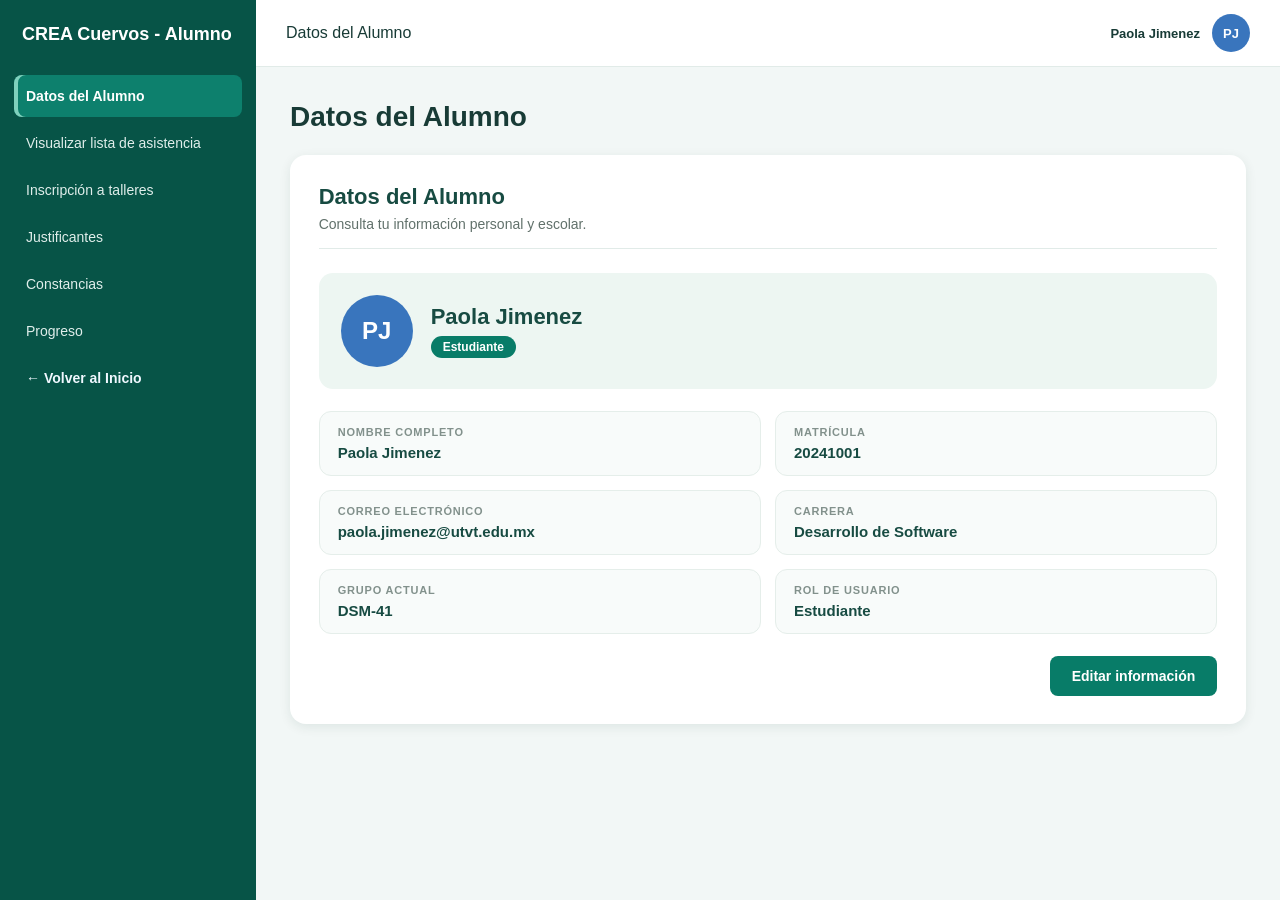
<file: alumno.html>
<!doctype html>
<html lang="es">
  <head>
    <meta charset="utf-8" />
    <meta content="width=device-width, initial-scale=1.0" name="viewport" />
    <title>CREA Cuervos - Estudiante</title>
    <link href="style.css" rel="stylesheet" />
  </head>
  <body>
    <div class="contenedor">
      <aside class="sidebar">
        <div class="logo">
          <span>CREA Cuervos - Alumno</span>
        </div>
        <nav>
          <a class="opcion activa" data-titulo="Datos de usuario" href="#"
            >Datos del Alumno</a
          >
          <a
            class="opcion"
            data-titulo="Visualizar lista de asistencia"
            href="#"
            >Visualizar lista de asistencia</a
          >
          <a class="opcion" data-titulo="Inscripción" href="#">
            Inscripción a talleres
          </a>
          <details>
            <summary>Justificantes</summary>
            <div class="subopciones">
              <a class="opcion" data-titulo="Solicitar justificación" href="#"
                >Solicitar justificación</a
              >
              <a class="opcion" data-titulo="Estado de justificación" href="#"
                >Estado de justificación</a
              >
            </div>
          </details>
          <details>
            <summary>Constancias</summary>
            <div class="subopciones">
              <a class="opcion" data-titulo="Ver mis constancias" href="#"
                >Ver mis constancias</a
              >
            </div>
          </details>
          <details>
            <summary>Progreso</summary>
            <div class="subopciones">
              <a class="opcion" data-titulo="Taller actual y avance" href="#"
                >Taller actual y avance</a
              >
            </div>
          </details>
          <details>
            <summary>
              <a
                style="text-decoration: none; color: aliceblue"
                href="indexMenu.html"
                ><b>← Volver al Inicio</b>
              </a>
            </summary>
          </details>
        </nav>
      </aside>
      <main class="principal">
        <header class="barra-superior">
          <div class="barra-superior-izquierda">
            <button class="menu-toggle" type="button" aria-expanded="false" aria-label="Abrir menú">
              <span></span>
              <span></span>
              <span></span>
            </button>
            <span id="seccion">Datos del Alumno</span>
          </div>
          <div class="usuario">
            <span id="header-nombre-alumno">Paola Jimenez</span>
            <div class="avatar" id="header-iniciales-alumno">PJ</div>
          </div>
        </header>
        <section class="contenido">
          <h1 id="titulo">Datos del Alumno</h1>
          <div
            class="tarjeta"
            id="tarjeta-datos-de-usuario"
            style="display: block"
          >
            <div class="encabezado-tarjeta">
              <h2>Datos del Alumno</h2>
              <p>Consulta tu información personal y escolar.</p>
            </div>
            <div class="perfil-usuario">
              <div class="perfil-encabezado">
                <div class="avatar-usuario" id="perfil-iniciales-alumno">PJ</div>
                <div>
                  <h3 id="perfil-nombre-alumno">Paola Jimenez</h3>
                  <span id="perfil-rol-alumno">Estudiante</span>
                </div>
              </div>
              <div class="datos-usuario">
                <div class="dato">
                  <label>Nombre completo</label>
                  <p id="dato-nombre">Paola Jimenez</p>
                </div>
                <div class="dato">
                  <label>Matrícula</label>
                  <p id="dato-matricula">20241001</p>
                </div>
                <div class="dato">
                  <label>Correo electrónico</label>
                  <p id="dato-correo">paola.jimenez@utvt.edu.mx</p>
                </div>
                <div class="dato">
                  <label>Carrera</label>
                  <p id="dato-carrera">Desarrollo de Software</p>
                </div>
                <div class="dato">
                  <label>Grupo Actual</label>
                  <p id="dato-grupo">DSM-41</p>
                </div>
                <div class="dato">
                  <label>Rol de usuario</label>
                  <p id="dato-rol">Estudiante</p>
                </div>
              </div>
              <div class="acciones-perfil">
                <button
                  type="button"
                  class="btn-principal"
                  id="abrir-editar-informacion"
                >
                  Editar información
                </button>
              </div>
            </div>
          </div>

          <div
            class="tarjeta"
            id="tarjeta-visualizar-lista-de-asistencia"
            style="display: none"
          >
            <div class="encabezado-tarjeta">
              <h2>Mi asistencia</h2>
              <p>Consulta tu registro de asistencia al taller.</p>
            </div>
            <div class="resumen-asistencia">
              <div>
                <span>Asistencia general</span>
                <strong id="porcentaje-asistencia-alumno">85%</strong>
              </div>
              <div class="barra-progreso">
                <div id="barra-asistencia-alumno" style="width: 85%"></div>
              </div>
              <small id="detalle-asistencia-alumno">17 de 20 sesiones asistidas</small>
            </div>
            <h3>Registro de asistencia</h3>
            <div class="tabla-contenedor">
              <table class="tabla-estudiante">
                <thead>
                  <tr>
                    <th>Fecha</th>
                    <th>Estado</th>
                    <th>Porcentaje</th>
                  </tr>
                </thead>
                <tbody id="tbody-asistencia-alumno">
                  <tr>
                    <td>05/10/2026</td>
                    <td><span class="estado presente">Presente</span></td>
                    <td>100%</td>
                  </tr>
                </tbody>
              </table>
            </div>
          </div>

          <!-- TARJETA: SOLICITAR JUSTIFICACIÓN -->
          <div
            class="tarjeta"
            id="tarjeta-solicitar-justificacion"
            style="display: none"
          >
            <div class="encabezado-tarjeta">
              <h2>Solicitar justificación de asistencia</h2>
              <p>Envía la fecha de tu falta y tu justificante en formato PDF.</p>
            </div>
            <form id="formulario-solicitar-justificacion" class="formulario" enctype="multipart/form-data">
              <label for="just-nombre">Nombre del alumno</label>
              <input type="text" id="just-nombre" name="nombre" value="Paola Jimenez" required />

              <label for="just-fecha">Fecha de la falta</label>
              <input type="date" id="just-fecha" name="fecha" required />

              <label for="just-archivo">Justificante (archivo PDF)</label>
              <input type="file" id="just-archivo" name="justificante" accept=".pdf,application/pdf" required />

              <div class="acciones-formulario">
                <button type="submit" class="btn-principal">Enviar solicitud</button>
              </div>

              <p
                id="mensaje-solicitud-justificacion"
                style="display: none; font-size: 18px; font-weight: bold; font-style: italic;"
                class="categoria-evento"
              >
                Solicitud de justificación enviada correctamente. ✔
              </p>
            </form>
          </div>

          <!-- TARJETA: ESTADO DE JUSTIFICACIÓN -->
          <div
            class="tarjeta"
            id="tarjeta-estado-de-justificacion"
            style="display: none"
          >
            <div class="encabezado-tarjeta">
              <h2>Estado de justificación</h2>
              <p>Consulta el dictamen y observaciones de tus justificantes.</p>
            </div>
            <div class="tabla-contenedor">
              <table class="tabla-estudiante">
                <thead>
                  <tr>
                    <th>Fecha</th>
                    <th>Justificante</th>
                    <th>Estado</th>
                    <th>Observaciones</th>
                  </tr>
                </thead>
                <tbody id="tbody-estado-justificacion">
                  <tr>
                    <td>12/10/2026</td>
                    <td>Constancia médica.pdf</td>
                    <td><span class="estado pendiente">Pendiente</span></td>
                    <td>En revisión</td>
                  </tr>
                </tbody>
              </table>
            </div>
          </div>

          <!-- TARJETA SUPERPUESTA: EDITAR INFORMACIÓN -->
          <div id="tarjeta-editar-informacion" class="tarjeta-superpuesta">
            <div class="contenido-superpuesto">
              <div class="encabezado-superpuesto">
                <h2>Editar información</h2>
                <button
                  type="button"
                  id="cerrar-editar-informacion"
                  class="btn-cerrar-superpuesto"
                >
                  ✕ Cerrar
                </button>
              </div>

              <form id="formulario-editar-informacion" class="formulario">
                <p style="color: #718780; font-size: 14px; margin: 0">
                  Actualiza tu correo electrónico, carrera y el grupo al que perteneces.
                </p>

                <label for="editar-correo"> Correo electrónico </label>
                <input
                  type="email"
                  id="editar-correo"
                  value="paola.jimenez@utvt.edu.mx"
                  placeholder="Ingresa tu correo electrónico"
                  required
                />

                <label for="editar-carrera"> Carrera </label>
                <select id="editar-carrera" required>
                  <option value="">Selecciona tu carrera</option>
                  <option value="Desarrollo de Software" selected>Desarrollo de Software</option>
                  <option value="Paramedico">Paramédico</option>
                  <option value="Infraestructura de Redes">Infraestructura de Redes</option>
                  <option value="Mecatronica">Mecatrónica</option>
                  <option value="Procesos Productivos">Procesos Productivos</option>
                </select>

                <label for="editar-grupo"> Grupo actual </label>
                <select id="editar-grupo" required>
                  <option value="">Selecciona tu grupo</option>
                  <option value="DSM-41" selected>DSM-41</option>
                  <option value="DSM-42">DSM-42</option>
                  <option value="DSM-43">DSM-43</option>
                  <option value="DSM-44">DSM-44</option>
                </select>

                <div class="acciones-superpuestas">
                  <button type="submit" class="btn-principal">
                    Guardar cambios
                  </button>
                </div>

                <p
                  id="mensaje-editar-informacion"
                  style="display: none; font-size: 20px; font-weight: bold; font-style: italic;"
                  class="categoria-evento"
                >
                  Información actualizada correctamente. ✔
                </p>
              </form>
            </div>
          </div>

          <!-- TARJETA: INSCRIPCIÓN A TALLERES -->
          <div
            class="tarjeta"
            id="tarjeta-inscripcion"
            style="display: none"
          >
            <div class="encabezado-tarjeta">
              <h2>Inscripción a talleres</h2>
              <p>
                Consulta los talleres disponibles y regístrate en el que más te
                interese.
              </p>
            </div>
            <div class="tabla-contenedor">
              <table class="tabla-estudiante tabla-inscripcion">
                <thead>
                  <tr>
                    <th>Taller</th>
                    <th>Categoría</th>
                    <th>Instructor</th>
                    <th>Días</th>
                    <th>Horario</th>
                    <th>Acción</th>
                  </tr>
                </thead>
                <tbody>
                  <tr>
                    <td><strong>Danza y baile</strong></td>
                    <td>Cultural</td>
                    <td>José Pablo Hernández Sánchez</td>
                    <td>Lunes, martes y jueves</td>
                    <td>Consultar horarios</td>
                    <td>
                      <button type="button" class="btn-registrarse">
                        Registrarse
                      </button>
                    </td>
                  </tr>
                  <tr>
                    <td><strong>Teatro</strong></td>
                    <td>Cultural</td>
                    <td>Aldo Colín Suárez</td>
                    <td>Martes, miércoles y viernes</td>
                    <td>Consultar horarios</td>
                    <td>
                      <button type="button" class="btn-registrarse">
                        Registrarse
                      </button>
                    </td>
                  </tr>
                  <tr>
                    <td><strong>Música</strong></td>
                    <td>Cultural</td>
                    <td>José Arturo Guerra Pérez</td>
                    <td>Lunes, miércoles y jueves</td>
                    <td>Consultar horarios</td>
                    <td>
                      <button type="button" class="btn-registrarse">
                        Registrarse
                      </button>
                    </td>
                  </tr>
                  <tr>
                    <td><strong>Ortografía y redacción</strong></td>
                    <td>Cultural</td>
                    <td>Giovanna Alejandra Garduño Zepeda</td>
                    <td>Martes, miércoles y jueves</td>
                    <td>Consultar horarios</td>
                    <td>
                      <button type="button" class="btn-registrarse">
                        Registrarse
                      </button>
                    </td>
                  </tr>
                  <tr>
                    <td><strong>Artes visuales</strong></td>
                    <td>Cultural</td>
                    <td>Mauricio Torres Bernal</td>
                    <td>Lunes, miércoles y viernes</td>
                    <td>Consultar horarios</td>
                    <td>
                      <button type="button" class="btn-registrarse">
                        Registrarse
                      </button>
                    </td>
                  </tr>
                  <tr>
                    <td><strong>Diseño y dibujo artístico</strong></td>
                    <td>Cultural</td>
                    <td>Mauricio Torres Bernal</td>
                    <td>Lunes y miércoles</td>
                    <td>10:00 AM - 12:00 PM</td>
                    <td>
                      <button type="button" class="btn-registrarse">
                        Registrarse
                      </button>
                    </td>
                  </tr>
                  <tr>
                    <td><strong>Fútbol soccer</strong></td>
                    <td>Deportivo</td>
                    <td>Rubén Salvador Martínez Reyes</td>
                    <td>Martes a viernes</td>
                    <td>Consultar horarios</td>
                    <td>
                      <button type="button" class="btn-registrarse">
                        Registrarse
                      </button>
                    </td>
                  </tr>
                  <tr>
                    <td><strong>Voleibol</strong></td>
                    <td>Deportivo</td>
                    <td>Patricia Rico Peñaloza</td>
                    <td>Lunes, martes, miércoles y viernes</td>
                    <td>Consultar horarios</td>
                    <td>
                      <button type="button" class="btn-registrarse">
                        Registrarse
                      </button>
                    </td>
                  </tr>
                </tbody>
              </table>
            </div>
          </div>

          <!-- TARJETA SUPERPUESTA: CONFIRMAR INSCRIPCIÓN -->
          <div id="visor-inscripcion" class="tarjeta-superpuesta">
            <div class="contenido-superpuesto">
              <div class="encabezado-superpuesto">
                <h2>Confirmar inscripción</h2>
                <button
                  type="button"
                  id="cerrar-inscripcion"
                  class="btn-cerrar-superpuesto"
                >
                  ✕ Cerrar
                </button>
              </div>
              <form id="formulario-inscripcion" class="formulario">
                <p style="color: #718780; font-size: 14px">
                  Revisa que los datos de tu inscripción sean correctos.
                </p>
                <h3>Datos del alumno</h3>
                <div class="datos-usuario">
                  <div class="dato">
                    <label>Nombre completo</label>
                    <p id="insc-alumno-nombre">Paola Jimenez</p>
                  </div>
                  <div class="dato">
                    <label>Matrícula</label>
                    <p id="insc-alumno-matricula">20241001</p>
                  </div>
                  <div class="dato">
                    <label>Grupo actual</label>
                    <p id="insc-alumno-grupo">DSM-41</p>
                  </div>
                  <div class="dato">
                    <label>Correo electrónico</label>
                    <p id="insc-alumno-correo">paola.jimenez@utvt.edu.mx</p>
                  </div>
                </div>
                <h3 style="margin-top: 15px">Datos del taller</h3>
                <div class="datos-usuario">
                  <div class="dato">
                    <label>Taller seleccionado</label>
                    <p id="inscripcion-taller"></p>
                  </div>
                  <div class="dato">
                    <label>Categoría</label>
                    <p id="inscripcion-categoria"></p>
                  </div>
                  <div class="dato">
                    <label>Instructor</label>
                    <p id="inscripcion-instructor"></p>
                  </div>
                  <div class="dato">
                    <label>Días</label>
                    <p id="inscripcion-dias"></p>
                  </div>
                  <div class="dato">
                    <label>Horario</label>
                    <p id="inscripcion-horario"></p>
                  </div>
                </div>
                <div class="acciones-superpuestas">
                  <button
                    type="submit"
                    class="btn-principal"
                    id="btn-confirmar-inscripcion"
                  >
                    Confirmar inscripción
                  </button>
                </div>
                <p
                  id="mensaje-inscripcion"
                  style="display: none; font-size: 18px; font-weight: bold; font-style: italic;"
                  class="categoria-evento"
                >
                  ¡Tu inscripción al taller se ha realizado correctamente! ✔
                </p>
              </form>
            </div>
          </div>

          <div
            class="tarjeta"
            id="tarjeta-ver-mis-constancias"
            style="display: none"
          >
            <div class="encabezado-tarjeta">
              <h2>Mis constancias</h2>
              <p>Consulta y gestiona las constancias que has obtenido.</p>
            </div>
            <div class="tabla-contenedor">
              <table class="tabla-estudiante">
                <thead>
                  <tr>
                    <th>Constancia</th>
                    <th>Taller</th>
                    <th>Fecha de emisión</th>
                    <th>Acciones</th>
                  </tr>
                </thead>
                <tbody id="tbody-constancias-alumno">
                  <tr>
                    <td>Constancia de taller</td>
                    <td>Diseño y dibujo artístico</td>
                    <td>Octubre 2026</td>
                    <td>
                      <button type="button" class="btn-ver ver-mi-constancia" data-pdf="imgs/constacia.pdf">
                        Ver
                      </button>
                    </td>
                  </tr>
                </tbody>
              </table>
            </div>
          </div>

          <!-- TARJETA SUPERPUESTA: VER MI CONSTANCIA -->
          <div id="visor-mi-constancia" class="tarjeta-superpuesta">
            <div class="contenido-superpuesto contenido-superpuesto--documento">
              <div class="encabezado-superpuesto">
                <h2>Visualización de constancia</h2>
                <button
                  type="button"
                  id="cerrar-mi-constancia"
                  class="btn-cerrar-superpuesto"
                >
                  ✕ Cerrar
                </button>
              </div>
              <iframe
                id="pdf-mi-constancia"
                src="imgs/constacia.pdf"
                class="documento-superpuesto"
              >
              </iframe>
            </div>
          </div>

          <div
            class="tarjeta"
            id="tarjeta-taller-actual-y-avance"
            style="display: none"
          >
            <div class="encabezado-tarjeta">
              <h2>Mi taller y progreso</h2>
              <p>Consulta la información y el avance de tu taller actual.</p>
            </div>
            <div class="grid-progreso">
              <div class="tarjeta-progreso taller-principal">
                <div class="icono-progreso">🎨</div>
                <span class="etiqueta-taller">TALLER ACTUAL</span>
                <h3 id="progreso-taller-nombre">Diseño y dibujo artístico</h3>
                <span class="estado presente">Inscrito</span>
              </div>
              <div class="tarjeta-progreso">
                <div class="icono-progreso">👩‍🏫</div>
                <h3>Instructor</h3>
                <p>Mauricio Torres Bernal</p>
                <small>Responsable del taller</small>
              </div>
              <div class="tarjeta-progreso">
                <div class="icono-progreso">🕒</div>
                <h3>Horario</h3>
                <p>Lunes y miércoles</p>
                <small>10:00 AM - 12:00 PM</small>
              </div>
              <div class="tarjeta-progreso">
                <div class="icono-progreso">📅</div>
                <h3>Periodo</h3>
                <p>Septiembre - Diciembre</p>
                <small>2026</small>
              </div>
              <div class="tarjeta-progreso tarjeta-asistencia">
                <div class="icono-progreso">📊</div>
                <h3>Porcentaje de asistencia</h3>
                <div class="porcentaje-grande" id="progreso-porcentaje">85%</div>
                <div class="barra-progreso">
                  <div id="progreso-barra" style="width: 85%"></div>
                </div>
                <small id="progreso-detalle">17 de 20 sesiones asistidas</small>
              </div>
              <div class="tarjeta-progreso tarjeta-proyecto">
                <div class="icono-progreso">📁</div>
                <h3>Proyecto final</h3>
                <p>Es necesario entregar un proyecto final para concluir el taller.</p>
                <span class="estado pendiente">Pendiente de entrega</span>
              </div>
            </div>
          </div>
        </section>
      </main>
    </div>

    <script>
      const opciones = document.querySelectorAll(".opcion");
      const titulo = document.getElementById("titulo");
      const seccion = document.getElementById("seccion");
      const tarjetas = document.querySelectorAll(".tarjeta");

      function convertirASlug(texto) {
        return texto
          .toLowerCase()
          .normalize("NFD")
          .replace(/[\u0300-\u036f]/g, "")
          .replace(/[^a-z0-9]+/g, "-")
          .replace(/^-|-$/g, "");
      }

      opciones.forEach((opcion) => {
        opcion.addEventListener("click", function (event) {
          event.preventDefault();
          const nombre = this.dataset.titulo;
          const idTarjeta = "tarjeta-" + convertirASlug(nombre);
          titulo.textContent = nombre;
          seccion.textContent = nombre;
          tarjetas.forEach((tarjeta) => {
            tarjeta.style.display = "none";
          });
          const tarjetaSeleccionada = document.getElementById(idTarjeta);
          if (tarjetaSeleccionada) {
            tarjetaSeleccionada.style.display = "block";
          }
          opciones.forEach((elemento) => elemento.classList.remove("activa"));
          this.classList.add("activa");
          cargarDatosAlumno();

          if (window.innerWidth <= 760) {
            document.querySelector(".sidebar").classList.remove("is-open");
            document.body.classList.remove("menu-open");
            document.querySelector(".menu-toggle").setAttribute("aria-expanded", "false");
          }
        });
      });

      const menuToggle = document.querySelector(".menu-toggle");
      const sidebar = document.querySelector(".sidebar");
      if (menuToggle && sidebar) {
        menuToggle.addEventListener("click", () => {
          const isOpen = sidebar.classList.toggle("is-open");
          document.body.classList.toggle("menu-open", isOpen);
          menuToggle.setAttribute("aria-expanded", String(isOpen));
        });
      }

      const sesionGuardada = JSON.parse(sessionStorage.getItem("creaAlumno") || "null");
      let matriculaActiva = sesionGuardada?.matricula || "20241001";

      async function cargarDatosAlumno() {
        try {
          const res = await fetch(`api.php?action=datos_alumno&matricula=${encodeURIComponent(matriculaActiva)}`);
          const data = await res.json();
          if (!data.ok || !data.alumno) return;

          const al = data.alumno;
          const iniciales = al.nombre.split(/\s+/).slice(0, 2).map(p => p[0]).join("").toUpperCase();

          document.getElementById("header-nombre-alumno").textContent = al.nombre;
          document.getElementById("header-iniciales-alumno").textContent = iniciales;
          document.getElementById("perfil-iniciales-alumno").textContent = iniciales;
          document.getElementById("perfil-nombre-alumno").textContent = al.nombre;
          document.getElementById("perfil-rol-alumno").textContent = al.rol || "Estudiante";
          document.getElementById("dato-nombre").textContent = al.nombre;
          document.getElementById("dato-matricula").textContent = al.matricula;
          document.getElementById("dato-correo").textContent = al.correo;
          document.getElementById("dato-carrera").textContent = al.carrera;
          document.getElementById("dato-grupo").textContent = al.grupo;
          document.getElementById("dato-rol").textContent = al.rol || "Estudiante";

          document.getElementById("insc-alumno-nombre").textContent = al.nombre;
          document.getElementById("insc-alumno-matricula").textContent = al.matricula;
          document.getElementById("insc-alumno-grupo").textContent = al.grupo;
          document.getElementById("insc-alumno-correo").textContent = al.correo;
          document.getElementById("just-nombre").value = al.nombre;
          document.getElementById("editar-correo").value = al.correo;
          document.getElementById("editar-carrera").value = al.carrera;
          document.getElementById("editar-grupo").value = al.grupo;

          if (data.tallerActual) {
            document.getElementById("progreso-taller-nombre").textContent = data.tallerActual;
          }

          if (Array.isArray(data.asistencias) && data.asistencias.length > 0) {
            const total = data.asistencias.length;
            const presentes = data.asistencias.filter(a => a.estado_asistencia === "Presente").length;
            const pct = Math.round((presentes / total) * 100);

            document.getElementById("porcentaje-asistencia-alumno").textContent = `${pct}%`;
            document.getElementById("barra-asistencia-alumno").style.width = `${pct}%`;
            document.getElementById("detalle-asistencia-alumno").textContent = `${presentes} de ${total} sesiones asistidas`;
            document.getElementById("progreso-porcentaje").textContent = `${pct}%`;
            document.getElementById("progreso-barra").style.width = `${pct}%`;
            document.getElementById("progreso-detalle").textContent = `${presentes} de ${total} sesiones asistidas`;

            document.getElementById("tbody-asistencia-alumno").innerHTML = data.asistencias.map(a => `
              <tr>
                <td>${a.fecha}</td>
                <td><span class="estado ${a.estado_asistencia === "Presente" ? "presente" : "ausente"}">${a.estado_asistencia}</span></td>
                <td>${a.estado_asistencia === "Presente" ? "100%" : "0%"}</td>
              </tr>
            `).join("");
          }

          if (Array.isArray(data.justificaciones) && data.justificaciones.length > 0) {
            document.getElementById("tbody-estado-justificacion").innerHTML = data.justificaciones.map(j => {
              const clase = j.estado === "Aceptado" ? "presente" : (j.estado === "Rechazado" ? "ausente" : "pendiente");
              return `
                <tr>
                  <td>${j.fecha}</td>
                  <td>${j.justificante}</td>
                  <td><span class="estado ${clase}">${j.estado}</span></td>
                  <td>${j.observaciones || "—"}</td>
                </tr>
              `;
            }).join("");
          }

          if (Array.isArray(data.constancias) && data.constancias.length > 0) {
            document.getElementById("tbody-constancias-alumno").innerHTML = data.constancias.map(c => `
              <tr>
                <td>Constancia — ${c.taller}</td>
                <td>${c.taller}</td>
                <td>${c.fecha_emision}</td>
                <td>
                  <button type="button" class="btn-ver ver-mi-constancia" data-pdf="${c.constancia}">Ver</button>
                </td>
              </tr>
            `).join("");
            vincularVisorConstancias();
          }
        } catch (err) {
          console.error(err);
        }
      }

      const visorMiConstancia = document.getElementById("visor-mi-constancia");
      const cerrarMiConstancia = document.getElementById("cerrar-mi-constancia");
      const pdfMiConstancia = document.getElementById("pdf-mi-constancia");

      function vincularVisorConstancias() {
        document.querySelectorAll(".ver-mi-constancia").forEach(function (boton) {
          boton.addEventListener("click", function () {
            if (this.dataset.pdf) pdfMiConstancia.src = this.dataset.pdf;
            visorMiConstancia.style.display = "flex";
          });
        });
      }
      vincularVisorConstancias();
      cerrarMiConstancia.addEventListener("click", () => { visorMiConstancia.style.display = "none"; });

      const abrirEditarInformacion = document.getElementById("abrir-editar-informacion");
      const tarjetaEditarInformacion = document.getElementById("tarjeta-editar-informacion");
      const cerrarEditarInformacion = document.getElementById("cerrar-editar-informacion");
      const formularioEditarInformacion = document.getElementById("formulario-editar-informacion");
      const mensajeEditarInformacion = document.getElementById("mensaje-editar-informacion");

      abrirEditarInformacion.addEventListener("click", () => {
        mensajeEditarInformacion.style.display = "none";
        tarjetaEditarInformacion.style.display = "flex";
      });
      cerrarEditarInformacion.addEventListener("click", () => { tarjetaEditarInformacion.style.display = "none"; });

      formularioEditarInformacion.addEventListener("submit", async function (event) {
        event.preventDefault();
        const fd = new FormData();
        fd.append("action", "editar_alumno");
        fd.append("matricula", matriculaActiva);
        fd.append("correo", document.getElementById("editar-correo").value);
        fd.append("carrera", document.getElementById("editar-carrera").value);
        fd.append("grupo", document.getElementById("editar-grupo").value);

        const res = await fetch("api.php", { method: "POST", body: fd });
        const data = await res.json();
        if (data.ok) {
          mensajeEditarInformacion.style.display = "block";
          cargarDatosAlumno();
        }
      });

      const botonesRegistro = document.querySelectorAll(".btn-registrarse");
      const visorInscripcion = document.getElementById("visor-inscripcion");
      const cerrarInscripcion = document.getElementById("cerrar-inscripcion");
      const formularioInscripcion = document.getElementById("formulario-inscripcion");
      const mensajeInscripcion = document.getElementById("mensaje-inscripcion");
      const botonConfirmarInscripcion = document.getElementById("btn-confirmar-inscripcion");

      botonesRegistro.forEach(function (boton) {
        boton.addEventListener("click", function () {
          const fila = this.closest("tr");
          const datos = fila.querySelectorAll("td");
          document.getElementById("inscripcion-taller").textContent = datos[0].textContent.trim();
          document.getElementById("inscripcion-categoria").textContent = datos[1].textContent.trim();
          document.getElementById("inscripcion-instructor").textContent = datos[2].textContent.trim();
          document.getElementById("inscripcion-dias").textContent = datos[3].textContent.trim();
          document.getElementById("inscripcion-horario").textContent = datos[4].textContent.trim();
          mensajeInscripcion.style.display = "none";
          botonConfirmarInscripcion.style.display = "block";
          visorInscripcion.style.display = "flex";
        });
      });
      cerrarInscripcion.addEventListener("click", () => { visorInscripcion.style.display = "none"; });

      formularioInscripcion.addEventListener("submit", async function (event) {
        event.preventDefault();
        const tallerSeleccionado = document.getElementById("inscripcion-taller").textContent.trim();
        const fd = new FormData();
        fd.append("action", "inscribir_taller");
        fd.append("matricula", matriculaActiva);
        fd.append("taller", tallerSeleccionado);

        const res = await fetch("api.php", { method: "POST", body: fd });
        const data = await res.json();
        if (data.ok) {
          mensajeInscripcion.style.display = "block";
          botonConfirmarInscripcion.style.display = "none";
          cargarDatosAlumno();
        }
      });

      document.getElementById("formulario-solicitar-justificacion").addEventListener("submit", async function (event) {
        event.preventDefault();
        const fd = new FormData(this);
        fd.append("action", "solicitar_justificante");
        fd.append("matricula", matriculaActiva);
        fd.append("taller", document.getElementById("progreso-taller-nombre").textContent.trim());

        const res = await fetch("api.php", { method: "POST", body: fd });
        const data = await res.json();
        if (data.ok) {
          document.getElementById("mensaje-solicitud-justificacion").style.display = "block";
          this.reset();
          document.getElementById("just-nombre").value = document.getElementById("dato-nombre").textContent;
          cargarDatosAlumno();
        } else {
          alert(data.error || "No se pudo enviar el justificante.");
        }
      });

      cargarDatosAlumno();
    </script>
  </body>
</html>
</file>
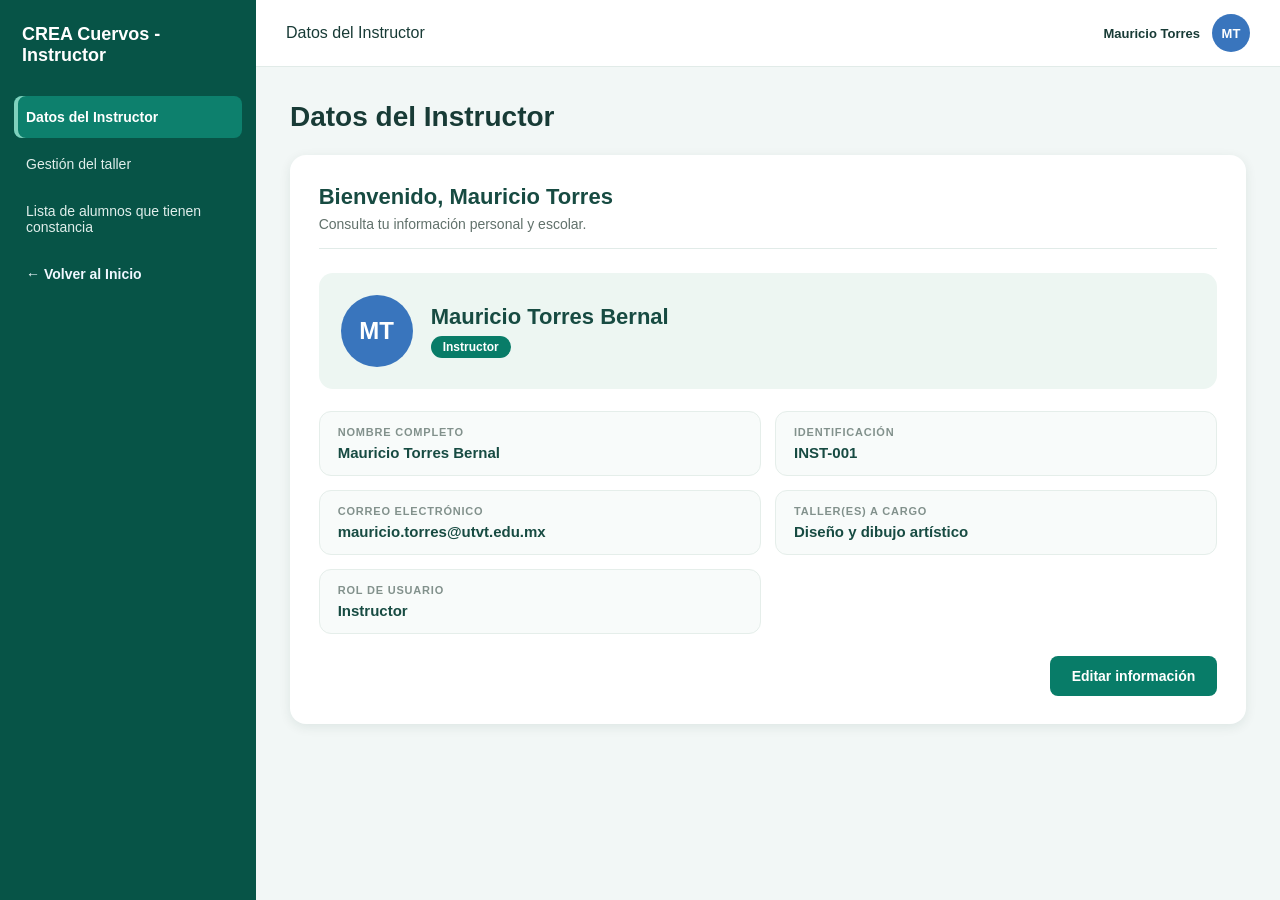
<file: instructor.html>
<!doctype html>
<html lang="es">
  <head>
    <meta charset="utf-8" />
    <meta content="width=device-width, initial-scale=1.0" name="viewport" />
    <title>CREA Cuervos</title>
    <link href="style.css" rel="stylesheet" />
  </head>
  <body>
    <div class="contenedor">
      <aside class="sidebar">
        <div class="logo">
          <span>CREA Cuervos - Instructor</span>
        </div>
        <nav>
          <a class="opcion activa" data-titulo="Datos de usuario" href="#"
            >Datos del Instructor</a
          >
          <details>
            <summary>Gestión del taller</summary>
            <div class="subopciones">
              <a class="opcion" data-titulo="Constancias" href="#"
                >Constancias</a
              >
              <a class="opcion" data-titulo="Avisos" href="#">Avisos</a>
              <a class="opcion" data-titulo="Lista de asistencia" href="#"
                >Lista de asistencia</a
              >
              <a class="opcion" data-titulo="Tomar asistencia" href="#"
                >Tomar asistencia</a
              >
              <a class="opcion" data-titulo="Revision de Justificantes" href="#"
                >Revisión de justificantes</a
              >
            </div>
          </details>
          <a
            class="opcion"
            data-titulo="Lista de alumnos que tienen constancia"
            href="#"
            >Lista de alumnos que tienen constancia</a
          >
          <details>
            <summary>
              <a
                style="text-decoration: none; color: aliceblue"
                href="indexMenu.html"
                ><b>← Volver al Inicio</b>
              </a>
            </summary>
          </details>
        </nav>
      </aside>
      <main class="principal">
        <header class="barra-superior">
          <div class="barra-superior-izquierda">
            <button class="menu-toggle" type="button" aria-expanded="false" aria-label="Abrir menú">
              <span></span>
              <span></span>
              <span></span>
            </button>
            <span id="seccion">Datos del Instructor</span>
          </div>
          <div class="usuario">
            <span id="header-nombre-instructor">Mauricio Torres</span>
            <div class="avatar" id="header-iniciales-instructor">MT</div>
          </div>
        </header>
        <section class="contenido">
          <h1 id="titulo">Datos del Instructor</h1>

          <div class="tarjeta" id="tarjeta-datos-de-usuario" style="display: block">
            <div class="encabezado-tarjeta">
              <h2 id="bienvenida-instructor">Bienvenido, Mauricio Torres</h2>
              <p>Consulta tu información personal y escolar.</p>
            </div>
            <div class="perfil-usuario">
              <div class="perfil-encabezado">
                <div class="avatar-usuario" id="perfil-iniciales-instructor">MT</div>
                <div>
                  <h3 id="perfil-nombre-instructor">Mauricio Torres Bernal</h3>
                  <span id="perfil-rol-instructor">Instructor</span>
                </div>
              </div>
              <div class="datos-usuario">
                <div class="dato">
                  <label>Nombre completo</label>
                  <p id="inst-nombre">Mauricio Torres Bernal</p>
                </div>
                <div class="dato">
                  <label>Identificación</label>
                  <p id="inst-identificacion">INST-001</p>
                </div>
                <div class="dato">
                  <label>Correo electrónico</label>
                  <p id="inst-correo">mauricio.torres@utvt.edu.mx</p>
                </div>
                <div class="dato">
                  <label>Taller(es) a Cargo</label>
                  <p id="inst-taller">Diseño y dibujo artístico</p>
                </div>
                <div class="dato">
                  <label>Rol de usuario</label>
                  <p id="inst-rol">Instructor</p>
                </div>
              </div>
              <div class="acciones-perfil">
                <button class="btn-editar-perfil" type="button" id="abrir-editar-informacion">
                  Editar información
                </button>
              </div>
            </div>
          </div>

          <!-- EDITAR INFORMACIÓN -->
          <div id="tarjeta-editar-informacion" class="tarjeta-superpuesta">
            <div class="contenido-superpuesto">
              <div class="encabezado-superpuesto">
                <h2>Editar información</h2>
                <button type="button" id="cerrar-editar-informacion" class="btn-cerrar-superpuesto">✕ Cerrar</button>
              </div>
              <form id="formulario-editar-informacion" class="formulario">
                <p style="color: #718780; font-size: 14px; margin: 0">
                  Actualiza tu correo electrónico y los talleres que impartes.
                </p>
                <label for="editar-correo-instructor">Correo electrónico</label>
                <input type="email" id="editar-correo-instructor" value="mauricio.torres@utvt.edu.mx" required />

                <label for="editar-talleres-instructor">Talleres que impartes</label>
                <select id="editar-talleres-instructor" multiple size="5" required>
                  <option value="Diseño y dibujo artístico" selected>Diseño y dibujo artístico</option>
                  <option value="Artes visuales">Artes visuales</option>
                  <option value="Danza y baile">Danza y baile</option>
                  <option value="Fútbol soccer">Fútbol soccer</option>
                  <option value="Música">Música</option>
                </select>

                <div class="acciones-superpuestas">
                  <button type="submit" class="btn-principal">Guardar cambios</button>
                </div>
                <p id="mensaje-editar-informacion" style="display:none;font-size:20px;font-weight:bold;font-style:italic;" class="categoria-evento">
                  Información actualizada correctamente. ✔
                </p>
              </form>
            </div>
          </div>

          <!-- CONSTANCIAS -->
          <div class="tarjeta" id="tarjeta-constancias" style="display: none">
            <div class="encabezado-tarjeta">
              <h2>Constancias de alumnos</h2>
              <p>Consulta los alumnos de tu taller y carga sus respectivas constancias.</p>
            </div>
            <div class="tabla-contenedor">
              <table class="tabla-estudiante tabla-constancias-instructor">
                <thead>
                  <tr>
                    <th>Matrícula</th>
                    <th>Nombre del alumno</th>
                    <th>Taller</th>
                    <th>Estado</th>
                    <th>Acción</th>
                  </tr>
                </thead>
                <tbody id="tbody-constancias-instructor"></tbody>
              </table>
            </div>
          </div>

          <div id="visor-subir-constancia" class="tarjeta-superpuesta">
            <div class="contenido-superpuesto">
              <div class="encabezado-superpuesto">
                <h2>Subir constancia</h2>
                <button type="button" id="cerrar-subir-constancia" class="btn-cerrar-superpuesto">✕ Cerrar</button>
              </div>
              <form id="formulario-subir-constancia" class="formulario" enctype="multipart/form-data">
                <p style="color: #718780; font-size: 14px; margin: 0">
                  Selecciona el documento correspondiente al alumno. El archivo debe estar en formato PDF.
                </p>
                <label for="matricula-alumno-constancia">Matrícula</label>
                <input type="text" id="matricula-alumno-constancia" name="matricula" readonly />

                <label for="nombre-alumno-constancia">Nombre del alumno</label>
                <input type="text" id="nombre-alumno-constancia" name="nombre" readonly />

                <label for="archivo-constancia">Documento de constancia</label>
                <input type="file" id="archivo-constancia" name="constancia" accept=".pdf,application/pdf" required />

                <div class="acciones-superpuestas">
                  <button type="submit" class="btn-principal">Subir constancia</button>
                </div>
                <p id="mensaje-subir-constancia" style="display:none;font-size:17px;font-weight:bold;font-style:italic;" class="categoria-evento">
                  Constancia cargada correctamente. ✔
                </p>
              </form>
            </div>
          </div>

          <!-- AVISOS -->
          <div class="tarjeta" id="tarjeta-avisos" style="display: none">
            <div class="encabezado-tarjeta">
              <h2>Publicar avisos</h2>
              <p>Redacta un aviso para los alumnos inscritos en tu taller.</p>
            </div>
            <form class="formulario" id="formulario-aviso" enctype="multipart/form-data">
              <label for="titulo-aviso">Título del aviso</label>
              <input type="text" id="titulo-aviso" name="titulo_aviso" placeholder="Título" required />

              <label for="contenido-aviso">Contenido del aviso</label>
              <textarea id="contenido-aviso" name="contenido" placeholder="Escribe el aviso" rows="4" required></textarea>

              <label for="imagen-aviso">Imagen del aviso (opcional)</label>
              <input type="file" id="imagen-aviso" name="imagen" accept="image/*" />

              <div class="acciones-formulario">
                <button class="btn-principal" type="submit">Publicar aviso</button>
              </div>
              <p id="mensaje-aviso" style="display:none;font-size:20px;font-weight:bold;font-style:italic;" class="categoria-evento">
                Aviso publicado correctamente. ✔
              </p>
            </form>
          </div>

          <!-- LISTA DE ASISTENCIA -->
          <div class="tarjeta" id="tarjeta-lista-de-asistencia" style="display: none">
            <div class="encabezado-tarjeta">
              <h2>Lista de asistencia</h2>
              <p>Consulta la asistencia de los alumnos inscritos en tu taller.</p>
            </div>
            <div class="informacion-asistencia">
              <div>
                <span>Taller</span>
                <strong id="lista-asist-taller">Diseño y dibujo artístico</strong>
              </div>
              <div>
                <span>Fecha de asistencia</span>
                <strong id="lista-asist-fecha">2026-11-07</strong>
              </div>
            </div>
            <div class="tabla-contenedor">
              <table class="tabla-estudiante tabla-asistencia-instructor">
                <thead>
                  <tr>
                    <th>Matrícula</th>
                    <th>Nombre del alumno</th>
                    <th>Asistencia</th>
                  </tr>
                </thead>
                <tbody id="tbody-lista-asistencia"></tbody>
              </table>
            </div>
          </div>

          <!-- ALUMNOS CON CONSTANCIA -->
          <div class="tarjeta" id="tarjeta-lista-de-alumnos-que-tienen-constancia" style="display: none">
            <div class="encabezado-tarjeta">
              <h2>Alumnos con constancia</h2>
              <p>Consulta las constancias que han sido otorgadas a los alumnos de tu taller.</p>
            </div>
            <div class="tabla-contenedor">
              <table class="tabla-estudiante tabla-constancias-alumnos">
                <thead>
                  <tr>
                    <th>Matrícula</th>
                    <th>Nombre del alumno</th>
                    <th>Taller</th>
                    <th>Fecha de emisión</th>
                    <th>Acciones</th>
                  </tr>
                </thead>
                <tbody id="tbody-has-constancia"></tbody>
              </table>
            </div>
          </div>

          <!-- VISOR DE CONSTANCIA -->
          <div id="visor-constancia" class="tarjeta-superpuesta">
            <div class="contenido-superpuesto contenido-superpuesto--documento">
              <div class="encabezado-superpuesto">
                <h2>Visualización de constancia</h2>
                <button type="button" id="cerrar-visor" class="btn-cerrar-superpuesto">✕ Cerrar</button>
              </div>
              <iframe id="pdf-constancia" src="imgs/constacia.pdf" class="documento-superpuesto"></iframe>
            </div>
          </div>

          <!-- TOMAR ASISTENCIA -->
          <div class="tarjeta" id="tarjeta-tomar-asistencia" style="display: none">
            <div class="encabezado-tarjeta">
              <h2>Control de asistencia</h2>
              <p>Registra la asistencia de los alumnos de tu taller.</p>
            </div>
            <div class="informacion-asistencia">
              <div>
                <span>Taller</span>
                <strong id="toma-asist-taller">Diseño y dibujo artístico</strong>
              </div>
              <div>
                <span>Fecha de asistencia</span>
                <input type="date" id="fecha-toma-asistencia" />
              </div>
            </div>
            <div class="tabla-contenedor">
              <table class="tabla-estudiante tabla-control">
                <thead>
                  <tr>
                    <th>Alumno</th>
                    <th>Asistencia</th>
                    <th>Falta</th>
                    <th>Falta justificada</th>
                  </tr>
                </thead>
                <tbody id="tbody-toma-asistencia"></tbody>
              </table>
            </div>
            <div class="acciones-formulario">
              <button id="guardar-asistencia" class="btn-principal" type="button">Guardar asistencia</button>
            </div>
            <p id="mensaje-asistencia" style="display:none;font-size:20px;font-weight:bold;font-style:italic;" class="categoria-evento">
              Asistencia guardada correctamente. ✔
            </p>
          </div>

          <!-- REVISIÓN DE JUSTIFICANTES -->
          <div class="tarjeta" id="tarjeta-revision-de-justificantes" style="display: none">
            <div class="encabezado-tarjeta">
              <h2>Revisión de justificantes</h2>
              <p>Revisa los justificantes de falta enviados por los alumnos de tu taller.</p>
            </div>
            <div class="tabla-contenedor">
              <table class="tabla-estudiante">
                <thead>
                  <tr>
                    <th>Alumno</th>
                    <th>Fecha de falta</th>
                    <th>Justificante</th>
                    <th>Estado</th>
                  </tr>
                </thead>
                <tbody id="tbody-justificantes-instructor"></tbody>
              </table>
            </div>
            <div class="panel-decision">
              <h3>Decisión del instructor</h3>
              <form class="formulario" id="formulario-justificante">
                <label for="alumno-justificante">Selecciona al alumno</label>
                <select id="alumno-justificante" required>
                  <option value="">Selecciona un alumno</option>
                </select>

                <label for="resultado-justificante">Selecciona el resultado</label>
                <select id="resultado-justificante" required>
                  <option value="">Selecciona una opción</option>
                  <option value="Aceptar">Aceptar justificante</option>
                  <option value="Rechazar">Rechazar justificante</option>
                </select>

                <label for="observaciones-justificante">Observaciones</label>
                <textarea id="observaciones-justificante" placeholder="Escribe alguna observación" rows="3"></textarea>

                <div class="acciones-formulario">
                  <button class="btn-principal" type="submit">Registrar decisión</button>
                </div>
                <p id="mensaje-justificante" style="display:none;font-size:20px;font-weight:bold;font-style:italic;" class="categoria-evento">
                  Justificante revisado correctamente. ✔
                </p>
              </form>
            </div>
          </div>
        </section>
      </main>
    </div>

    <script>
      const opciones = document.querySelectorAll(".opcion");
      const titulo = document.getElementById("titulo");
      const seccion = document.getElementById("seccion");
      const tarjetas = document.querySelectorAll(".tarjeta");

      function convertirASlug(texto) {
        return texto
          .toLowerCase()
          .normalize("NFD")
          .replace(/[\u0300-\u036f]/g, "")
          .replace(/[^a-z0-9]+/g, "-")
          .replace(/^-|-$/g, "");
      }

      opciones.forEach((opcion) => {
        opcion.addEventListener("click", function (event) {
          event.preventDefault();
          const nombre = this.dataset.titulo;
          const idTarjeta = "tarjeta-" + convertirASlug(nombre);
          titulo.textContent = nombre;
          seccion.textContent = nombre;
          tarjetas.forEach((tarjeta) => { tarjeta.style.display = "none"; });
          const tarjetaSeleccionada = document.getElementById(idTarjeta);
          if (tarjetaSeleccionada) tarjetaSeleccionada.style.display = "block";
          opciones.forEach((elemento) => elemento.classList.remove("activa"));
          this.classList.add("activa");
          cargarDatosInstructor();
        });
      });

      const sesionInst = JSON.parse(sessionStorage.getItem("creaInstructor") || "null");
      let tallerActivo = sesionInst?.taller_impartido || "Diseño y dibujo artístico";
      let identificacionActiva = sesionInst?.identificacion || "INST-001";

      document.getElementById("fecha-toma-asistencia").value = new Date().toISOString().slice(0, 10);

      async function cargarDatosInstructor() {
        const res = await fetch(`api.php?action=datos_instructor&taller=${encodeURIComponent(tallerActivo)}&identificacion=${encodeURIComponent(identificacionActiva)}`);
        const data = await res.json();
        if (!data.ok) return;

        if (data.instructor) {
          const inst = data.instructor;
          const iniciales = inst.nombre.split(/\s+/).slice(0, 2).map(p => p[0]).join("").toUpperCase();
          document.getElementById("header-nombre-instructor").textContent = inst.nombre;
          document.getElementById("header-iniciales-instructor").textContent = iniciales;
          document.getElementById("bienvenida-instructor").textContent = `Bienvenido, ${inst.nombre}`;
          document.getElementById("perfil-iniciales-instructor").textContent = iniciales;
          document.getElementById("perfil-nombre-instructor").textContent = inst.nombre;
          document.getElementById("perfil-rol-instructor").textContent = inst.rol || "Instructor";
          document.getElementById("inst-nombre").textContent = inst.nombre;
          document.getElementById("inst-identificacion").textContent = inst.identificacion;
          document.getElementById("inst-correo").textContent = inst.correo;
          document.getElementById("inst-taller").textContent = inst.taller_impartido;
          document.getElementById("inst-rol").textContent = inst.rol || "Instructor";
          document.getElementById("editar-correo-instructor").value = inst.correo;
        }

        document.getElementById("lista-asist-taller").textContent = tallerActivo;
        document.getElementById("toma-asist-taller").textContent = tallerActivo;
        document.getElementById("lista-asist-fecha").textContent = data.ultimaFecha || "";

        // Constancias taller
        document.getElementById("tbody-constancias-instructor").innerHTML = (data.constanciasTaller || []).map(c => `
          <tr>
            <td>${c.matricula}</td>
            <td>${c.nombre}</td>
            <td>${c.taller}</td>
            <td><span class="estado ${c.estado === "Con constancia" ? "presente" : "pendiente"}">${c.estado}</span></td>
            <td>
              <button type="button" class="btn-subir-constancia" data-matricula="${c.matricula}" data-alumno="${c.nombre}">
                <span>↑</span> Subir constancia
              </button>
            </td>
          </tr>
        `).join("");
        vincularBotonesSubirConstancia();

        // Has constancia
        document.getElementById("tbody-has-constancia").innerHTML = (data.hasConstancia || []).map(c => `
          <tr>
            <td>${c.matricula}</td>
            <td>${c.nombre}</td>
            <td>${c.taller}</td>
            <td>${c.fecha_emision}</td>
            <td>
              <div class="acciones-constancia">
                <button type="button" class="btn-ver ver-constancia" data-pdf="${c.constancia}">Ver</button>
              </div>
            </td>
          </tr>
        `).join("");
        vincularVisorConstancias();

        // Lista asistencia
        document.getElementById("tbody-lista-asistencia").innerHTML = (data.listaAsist || []).map(a => `
          <tr>
            <td>${a.matricula}</td>
            <td>${a.nombre}</td>
            <td><span class="estado ${a.estado_asistencia === "Presente" ? "presente" : "ausente"}">${a.estado_asistencia}</span></td>
          </tr>
        `).join("");

        // Toma asistencia (alumnos inscritos en tabla taller)
        const alumnosToma = (data.inscritos && data.inscritos.length > 0) ? data.inscritos : (data.constanciasTaller || []);
        document.getElementById("tbody-toma-asistencia").innerHTML = alumnosToma.map((al, idx) => `
          <tr data-matricula="${al.matricula}" data-nombre="${al.nombre}">
            <td>${al.nombre} (${al.matricula})</td>
            <td><input type="radio" name="asistencia-${idx}" value="asistencia" checked /></td>
            <td><input type="radio" name="asistencia-${idx}" value="falta" /></td>
            <td><input type="radio" name="asistencia-${idx}" value="falta_justificada" /></td>
          </tr>
        `).join("");

        // Justificantes
        const justs = data.justificantes || [];
        document.getElementById("tbody-justificantes-instructor").innerHTML = justs.map(j => {
          const clase = j.estado === "Aceptado" ? "presente" : (j.estado === "Rechazado" ? "ausente" : "pendiente");
          return `
            <tr>
              <td>${j.nombre}</td>
              <td>${j.fecha}</td>
              <td><a href="${j.justificante}" target="_blank" class="btn-ver" style="text-decoration:none;">${j.justificante}</a></td>
              <td><span class="estado ${clase}">${j.estado}</span></td>
            </tr>
          `;
        }).join("");

        const selectAlumnoJust = document.getElementById("alumno-justificante");
        selectAlumnoJust.innerHTML = `<option value="">Selecciona un alumno</option>` +
          justs.map(j => `<option value="${j.nombre}">${j.nombre} (${j.fecha})</option>`).join("");
      }

      // Editar instructor
      const abrirEditar = document.getElementById("abrir-editar-informacion");
      const tarjetaEditar = document.getElementById("tarjeta-editar-informacion");
      const cerrarEditar = document.getElementById("cerrar-editar-informacion");
      abrirEditar.addEventListener("click", () => {
        document.getElementById("mensaje-editar-informacion").style.display = "none";
        tarjetaEditar.style.display = "flex";
      });
      cerrarEditar.addEventListener("click", () => { tarjetaEditar.style.display = "none"; });

      document.getElementById("formulario-editar-informacion").addEventListener("submit", async function (e) {
        e.preventDefault();
        const seleccionados = Array.from(document.getElementById("editar-talleres-instructor").selectedOptions).map(o => o.value);
        const fd = new FormData();
        fd.append("action", "editar_instructor");
        fd.append("identificacion", identificacionActiva);
        fd.append("correo", document.getElementById("editar-correo-instructor").value);
        seleccionados.forEach(t => fd.append("talleres[]", t));

        const res = await fetch("api.php", { method: "POST", body: fd });
        const data = await res.json();
        if (data.ok) {
          tallerActivo = seleccionados[0] || tallerActivo;
          document.getElementById("mensaje-editar-informacion").style.display = "block";
          cargarDatosInstructor();
        }
      });

      // Subir constancia
      const visorSubir = document.getElementById("visor-subir-constancia");
      const cerrarSubir = document.getElementById("cerrar-subir-constancia");
      const formularioSubir = document.getElementById("formulario-subir-constancia");

      function vincularBotonesSubirConstancia() {
        document.querySelectorAll(".btn-subir-constancia").forEach(btn => {
          btn.addEventListener("click", function () {
            document.getElementById("matricula-alumno-constancia").value = this.dataset.matricula;
            document.getElementById("nombre-alumno-constancia").value = this.dataset.alumno;
            document.getElementById("mensaje-subir-constancia").style.display = "none";
            visorSubir.style.display = "flex";
          });
        });
      }
      cerrarSubir.addEventListener("click", () => { visorSubir.style.display = "none"; });

      formularioSubir.addEventListener("submit", async function (e) {
        e.preventDefault();
        const fd = new FormData(this);
        fd.append("action", "subir_constancia");
        fd.append("taller", tallerActivo);

        const res = await fetch("api.php", { method: "POST", body: fd });
        const data = await res.json();
        if (data.ok) {
          document.getElementById("mensaje-subir-constancia").style.display = "block";
          cargarDatosInstructor();
        } else {
          alert(data.error || "Error al subir constancia");
        }
      });

      // Publicar aviso
      document.getElementById("formulario-aviso").addEventListener("submit", async function (e) {
        e.preventDefault();
        const fd = new FormData(this);
        fd.append("action", "publicar_aviso");
        fd.append("taller", tallerActivo);

        const res = await fetch("api.php", { method: "POST", body: fd });
        const data = await res.json();
        if (data.ok) {
          document.getElementById("mensaje-aviso").style.display = "block";
          this.reset();
        }
      });

      // Guardar asistencia
      document.getElementById("guardar-asistencia").addEventListener("click", async function () {
        const fecha = document.getElementById("fecha-toma-asistencia").value || new Date().toISOString().slice(0, 10);
        const filas = document.querySelectorAll("#tbody-toma-asistencia tr");
        const registros = Array.from(filas).map(tr => {
          const checked = tr.querySelector("input[type='radio']:checked");
          return {
            matricula: tr.dataset.matricula,
            nombre: tr.dataset.nombre,
            tipo: checked ? checked.value : "asistencia"
          };
        });

        const res = await fetch("api.php?action=guardar_asistencia", {
          method: "POST",
          headers: { "Content-Type": "application/json" },
          body: JSON.stringify({ taller: tallerActivo, fecha, registros })
        });
        const data = await res.json();
        if (data.ok) {
          document.getElementById("mensaje-asistencia").style.display = "block";
          cargarDatosInstructor();
        }
      });

      // Revisar justificante
      document.getElementById("formulario-justificante").addEventListener("submit", async function (e) {
        e.preventDefault();
        const fd = new FormData();
        fd.append("action", "revisar_justificante");
        fd.append("nombre", document.getElementById("alumno-justificante").value);
        fd.append("resultado", document.getElementById("resultado-justificante").value);
        fd.append("observaciones", document.getElementById("observaciones-justificante").value);

        const res = await fetch("api.php", { method: "POST", body: fd });
        const data = await res.json();
        if (data.ok) {
          document.getElementById("mensaje-justificante").style.display = "block";
          this.reset();
          cargarDatosInstructor();
        }
      });

      // Visor constancia
      const visorConstancia = document.getElementById("visor-constancia");
      const cerrarVisor = document.getElementById("cerrar-visor");
      const pdfConstancia = document.getElementById("pdf-constancia");
      function vincularVisorConstancias() {
        document.querySelectorAll(".ver-constancia").forEach(btn => {
          btn.addEventListener("click", function () {
            if (this.dataset.pdf) pdfConstancia.src = this.dataset.pdf;
            visorConstancia.style.display = "flex";
          });
        });
      }
      cerrarVisor.addEventListener("click", () => { visorConstancia.style.display = "none"; });

      cargarDatosInstructor();
    </script>
  </body>
</html>
</file>
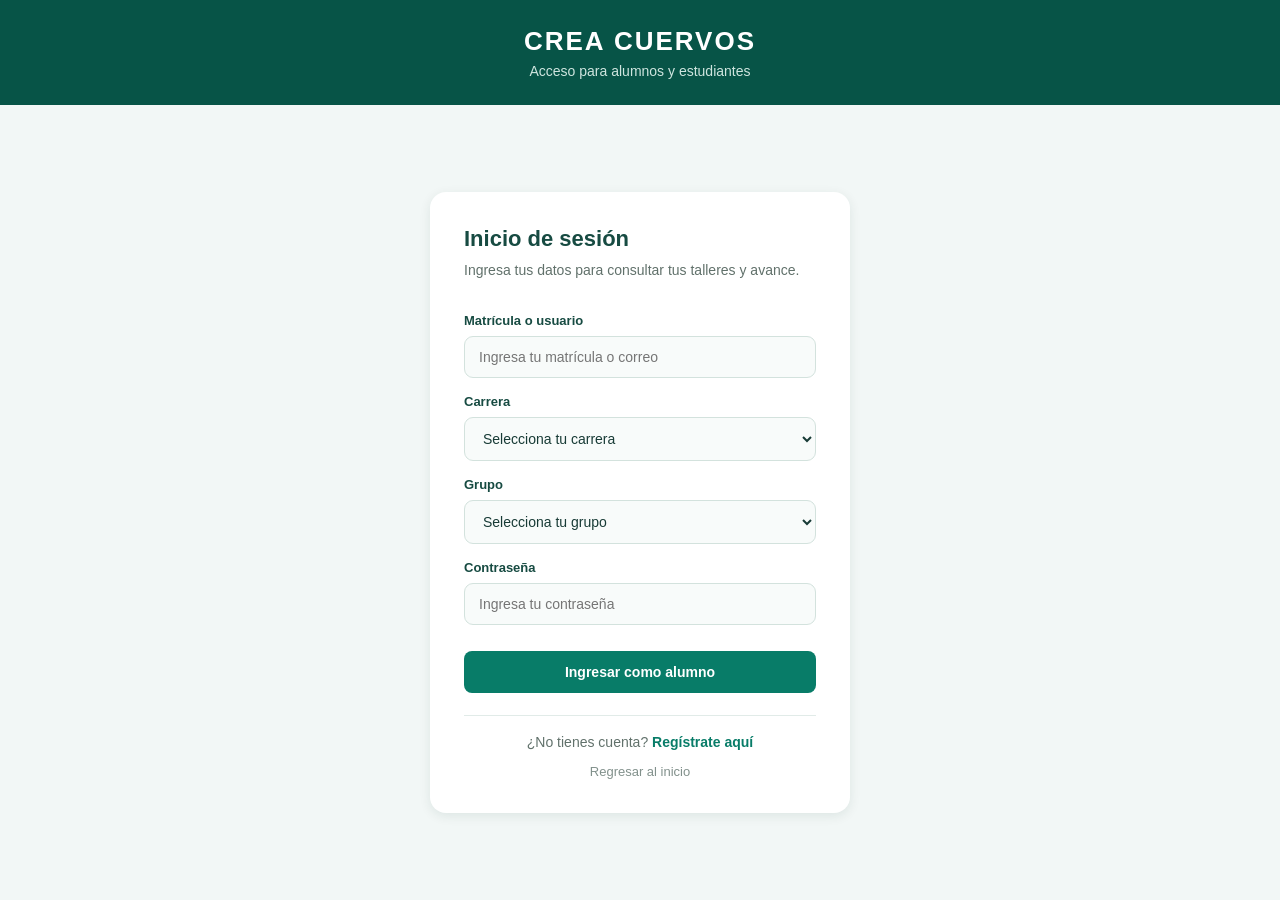
<file: login_alumno.html>
<!DOCTYPE html>
<html lang="es">
<head>
    <meta charset="UTF-8">
    <title>Acceso de alumno | CREA Cuervos</title>
    <link rel="stylesheet" href="log&signin_style.css"/>
</head>
<body>

<header>
    <h1>CREA CUERVOS</h1>
    <p>Acceso para alumnos y estudiantes</p>
</header>

<main>
    <div>
        <h2>Inicio de sesión</h2>
        <p>Ingresa tus datos para consultar tus talleres y avance.</p>

        <form id="form-login-alumno" method="post">
            <label>Matrícula o usuario</label>
            <input type="text" name="identificador" required placeholder="Ingresa tu matrícula o correo">

            <label>Carrera</label>
            <select name="carrera" required style="width:100%;padding:12px 14px;border:1px solid #d3e2dd;border-radius:9px;font-size:14px;background:#f8fbfa;color:#183b36;">
                <option value="">Selecciona tu carrera</option>
                <option value="Desarrollo de Software">Desarrollo de Software</option>
                <option value="Paramedico">Paramédico</option>
                <option value="Infraestructura de Redes">Infraestructura de Redes</option>
                <option value="Mecatronica">Mecatrónica</option>
                <option value="Procesos Productivos">Procesos Productivos</option>
            </select>

            <label>Grupo</label>
            <select name="grupo" required style="width:100%;padding:12px 14px;border:1px solid #d3e2dd;border-radius:9px;font-size:14px;background:#f8fbfa;color:#183b36;">
                <option value="">Selecciona tu grupo</option>
                <option value="DSM-41">DSM-41</option>
                <option value="DSM-42">DSM-42</option>
                <option value="DSM-43">DSM-43</option>
                <option value="DSM-44">DSM-44</option>
            </select>

            <label>Contraseña</label>
            <input type="password" name="contrasena" required placeholder="Ingresa tu contraseña">

            <p id="msg-login-alumno" style="display:none;color:#b3382e;font-size:13px;margin-top:6px;"></p>

            <button type="submit">Ingresar como alumno</button>
        </form>

        <p>¿No tienes cuenta? <a href="registro_alumno.html">Regístrate aquí</a></p>
        <a href="indexMenu.html">Regresar al inicio</a>
    </div>
</main>

<script>
document.getElementById("form-login-alumno").addEventListener("submit", async function(e) {
    e.preventDefault();
    const fd = new FormData(this);
    fd.append("action", "login_alumno");
    const msg = document.getElementById("msg-login-alumno");
    msg.style.display = "none";

    const res = await fetch("api.php", { method: "POST", body: fd });
    const data = await res.json();
    if (!data.ok) {
        msg.textContent = data.error || "Credenciales inválidas.";
        msg.style.display = "block";
        return;
    }
    sessionStorage.setItem("creaAlumno", JSON.stringify(data.user));
    window.location.href = "alumno.html";
});
</script>
</body>
</html>
</file>
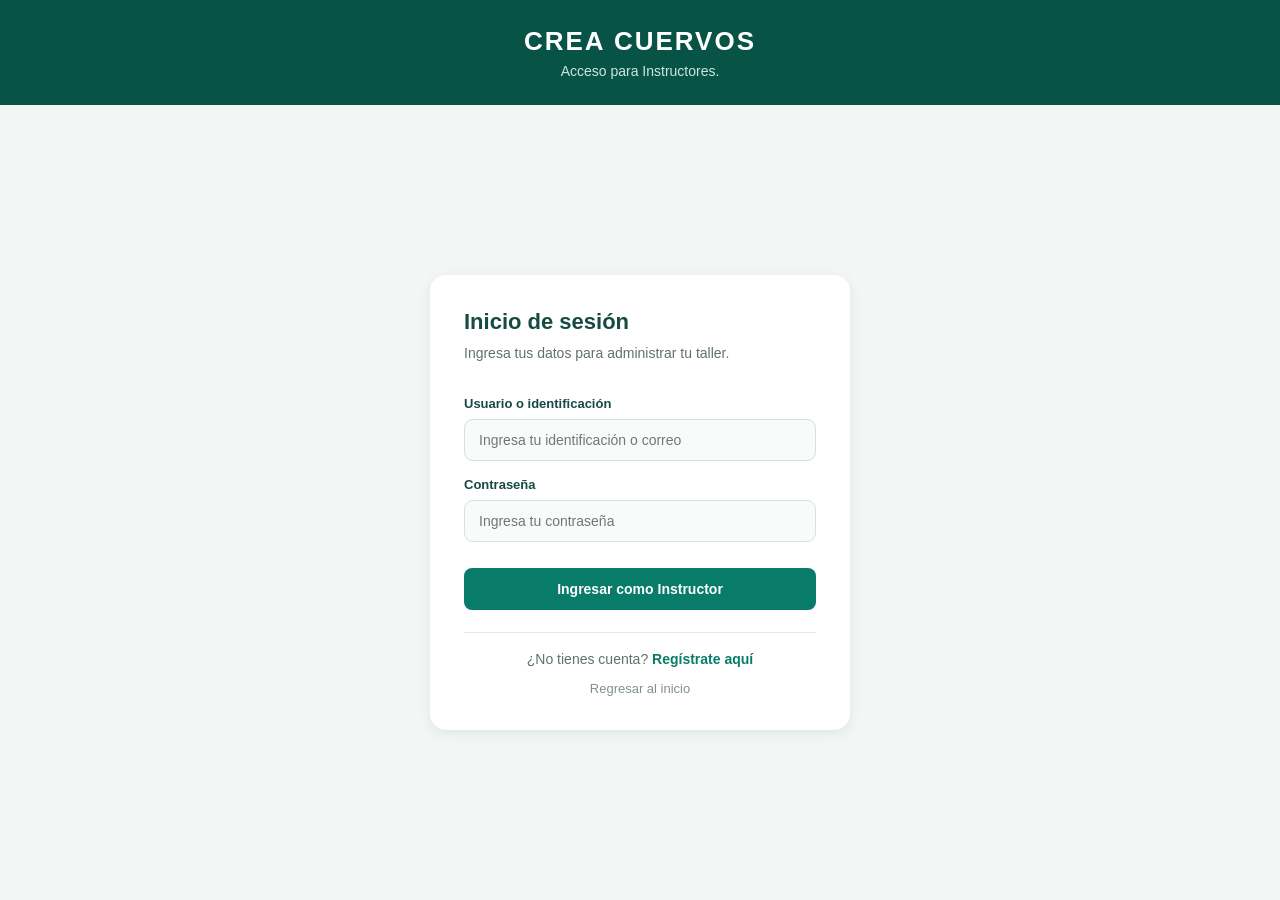
<file: login_docente.html>
<!DOCTYPE html>
<html lang="es">
<head>
    <meta charset="UTF-8">
    <title>Acceso de docente </title>
    <link rel="stylesheet" href="log&signin_style.css"/>
</head>
<body>

<header>
    <h1>CREA CUERVOS</h1>
    <p>Acceso para Instructores.</p>
</header>

<main>
    <div>
        <h2>Inicio de sesión</h2>
        <p>Ingresa tus datos para administrar tu taller.</p>

        <form id="form-login-docente" method="post">
            <label>Usuario o identificación</label>
            <input type="text" name="identificador" required placeholder="Ingresa tu identificación o correo">

            <label>Contraseña</label>
            <input type="password" name="contrasena" required placeholder="Ingresa tu contraseña">

            <p id="msg-login-docente" style="display:none;color:#b3382e;font-size:13px;margin-top:6px;"></p>

            <button type="submit">Ingresar como Instructor</button>
        </form>

        <p>¿No tienes cuenta? <a href="registro_docente.html">Regístrate aquí</a></p>
        <a href="indexMenu.html">Regresar al inicio</a>
    </div>
</main>

<script>
document.getElementById("form-login-docente").addEventListener("submit", async function(e) {
    e.preventDefault();
    const fd = new FormData(this);
    fd.append("action", "login_instructor");
    const msg = document.getElementById("msg-login-docente");
    msg.style.display = "none";

    const res = await fetch("api.php", { method: "POST", body: fd });
    const data = await res.json();
    if (!data.ok) {
        msg.textContent = data.error || "Credenciales inválidas.";
        msg.style.display = "block";
        return;
    }
    sessionStorage.setItem("creaInstructor", JSON.stringify(data.user));
    window.location.href = "instructor.html";
});
</script>
</body>
</html>
</file>
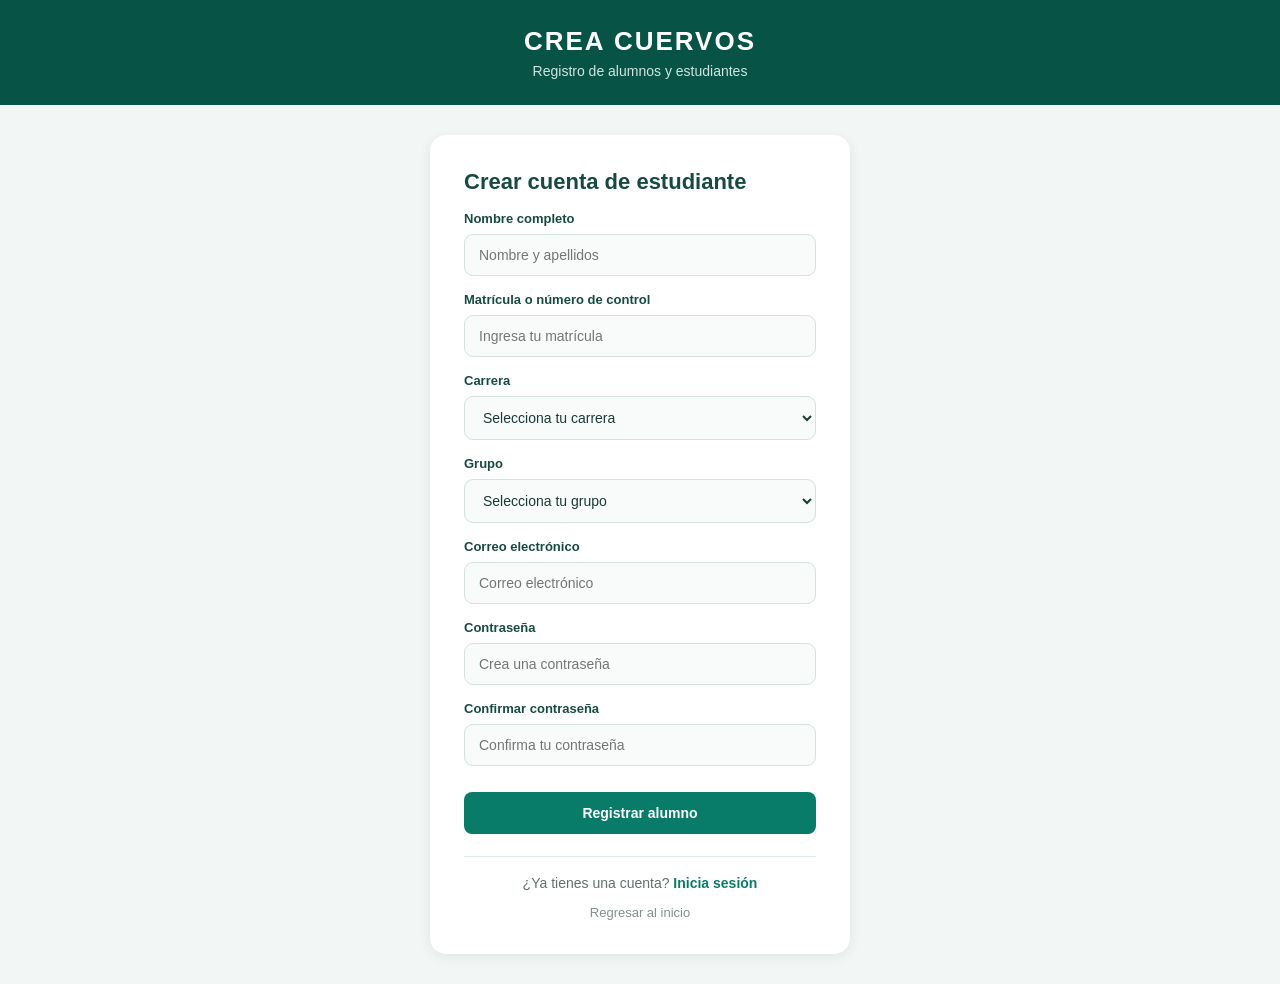
<file: registro_alumno.html>
<!DOCTYPE html>
<html lang="es">
<head>
    <meta charset="UTF-8">
    <title>Registro de alumno | CREA Cuervos</title>
    <link rel="stylesheet" href="log&signin_style.css"/>
</head>
<body>

<header>
    <h1>CREA CUERVOS</h1>
    <p>Registro de alumnos y estudiantes</p>
</header>

<main>
    <div>
        <h2>Crear cuenta de estudiante</h2>

        <form id="form-registro-alumno" method="post">
            <label>Nombre completo</label>
            <input type="text" name="nombre" required placeholder="Nombre y apellidos">

            <label>Matrícula o número de control</label>
            <input type="text" name="matricula" required placeholder="Ingresa tu matrícula">

            <label>Carrera</label>
            <select name="carrera" required style="width:100%;padding:12px 14px;border:1px solid #d3e2dd;border-radius:9px;font-size:14px;background:#f8fbfa;color:#183b36;">
                <option value="">Selecciona tu carrera</option>
                <option value="Desarrollo de Software">Desarrollo de Software</option>
                <option value="Paramedico">Paramédico</option>
                <option value="Infraestructura de Redes">Infraestructura de Redes</option>
                <option value="Mecatronica">Mecatrónica</option>
                <option value="Procesos Productivos">Procesos Productivos</option>
            </select>

            <label>Grupo</label>
            <select name="grupo" required style="width:100%;padding:12px 14px;border:1px solid #d3e2dd;border-radius:9px;font-size:14px;background:#f8fbfa;color:#183b36;">
                <option value="">Selecciona tu grupo</option>
                <option value="DSM-41">DSM-41</option>
                <option value="DSM-42">DSM-42</option>
                <option value="DSM-43">DSM-43</option>
                <option value="DSM-44">DSM-44</option>
            </select>

            <label>Correo electrónico</label>
            <input type="email" name="correo" required placeholder="Correo electrónico">

            <label>Contraseña</label>
            <input type="password" name="contrasena" required placeholder="Crea una contraseña">

            <label>Confirmar contraseña</label>
            <input type="password" name="confirmar_contrasena" required placeholder="Confirma tu contraseña">

            <p id="msg-registro-alumno" style="display:none;color:#b3382e;font-size:13px;margin-top:6px;"></p>

            <button type="submit">Registrar alumno</button>
        </form>

        <p>¿Ya tienes una cuenta? <a href="login_alumno.html">Inicia sesión</a></p>
        <a href="indexMenu.html">Regresar al inicio</a>
    </div>
</main>

<script>
document.getElementById("form-registro-alumno").addEventListener("submit", async function(e) {
    e.preventDefault();
    const fd = new FormData(this);
    const msg = document.getElementById("msg-registro-alumno");
    msg.style.display = "none";

    if (fd.get("contrasena") !== fd.get("confirmar_contrasena")) {
        msg.textContent = "Las contraseñas no coinciden.";
        msg.style.display = "block";
        return;
    }
    fd.append("action", "registro_alumno");

    const res = await fetch("api.php", { method: "POST", body: fd });
    const data = await res.json();
    if (!data.ok) {
        msg.textContent = data.error || "Error al registrar.";
        msg.style.display = "block";
        return;
    }
    sessionStorage.setItem("creaAlumno", JSON.stringify(data.user));
    window.location.href = "alumno.html";
});
</script>
</body>
</html>
</file>
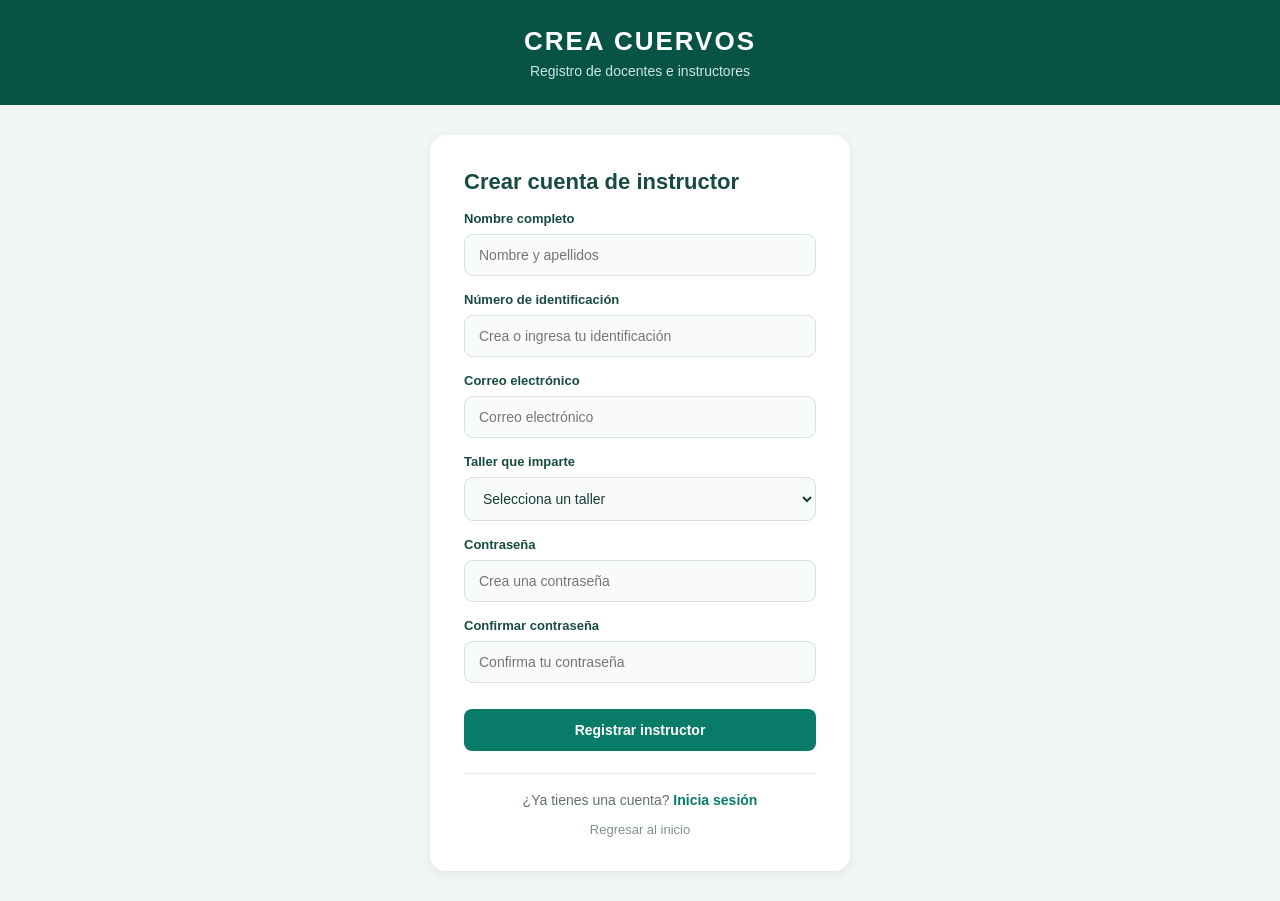
<file: registro_docente.html>
<!DOCTYPE html>
<html lang="es">
<head>
    <meta charset="UTF-8">
    <title>Registro de docente | CREA Cuervos</title>
    <link rel="stylesheet" href="log&signin_style.css"/>
</head>
<body>

<header>
    <h1>CREA CUERVOS</h1>
    <p>Registro de docentes e instructores</p>
</header>

<main>
    <div>
        <h2>Crear cuenta de instructor</h2>

        <form id="form-registro-docente" method="post">
            <label>Nombre completo</label>
            <input type="text" name="nombre" required placeholder="Nombre y apellidos">

            <label>Número de identificación</label>
            <input type="text" name="identificacion" required placeholder="Crea o ingresa tu identificación">

            <label>Correo electrónico</label>
            <input type="email" name="correo" required placeholder="Correo electrónico">

            <label>Taller que imparte</label>
            <select name="taller_impartido" required style="width:100%;padding:12px 14px;border:1px solid #d3e2dd;border-radius:9px;font-size:14px;background:#f8fbfa;color:#183b36;">
                <option value="">Selecciona un taller</option>
                <option value="Danza y baile">Danza y baile</option>
                <option value="Fútbol soccer">Fútbol soccer</option>
                <option value="Voleibol">Voleibol</option>
                <option value="Música">Música</option>
                <option value="Ortografía y redacción">Ortografía y redacción</option>
                <option value="Artes visuales">Artes visuales</option>
                <option value="Teatro">Teatro</option>
            </select>

            <label>Contraseña</label>
            <input type="password" name="contrasena" required placeholder="Crea una contraseña">

            <label>Confirmar contraseña</label>
            <input type="password" name="confirmar_contrasena" required placeholder="Confirma tu contraseña">

            <p id="msg-registro-docente" style="display:none;color:#b3382e;font-size:13px;margin-top:6px;"></p>

            <button type="submit">Registrar instructor</button>
        </form>

        <p>¿Ya tienes una cuenta? <a href="login_docente.html">Inicia sesión</a></p>
        <a href="indexMenu.html">Regresar al inicio</a>
    </div>
</main>

<script>
document.getElementById("form-registro-docente").addEventListener("submit", async function(e) {
    e.preventDefault();
    const fd = new FormData(this);
    const msg = document.getElementById("msg-registro-docente");
    msg.style.display = "none";

    if (fd.get("contrasena") !== fd.get("confirmar_contrasena")) {
        msg.textContent = "Las contraseñas no coinciden.";
        msg.style.display = "block";
        return;
    }
    fd.append("action", "registro_instructor");

    const res = await fetch("api.php", { method: "POST", body: fd });
    const data = await res.json();
    if (!data.ok) {
        msg.textContent = data.error || "Error al registrar.";
        msg.style.display = "block";
        return;
    }
    sessionStorage.setItem("creaInstructor", JSON.stringify(data.user));
    window.location.href = "instructor.html";
});
</script>
</body>
</html>
</file>
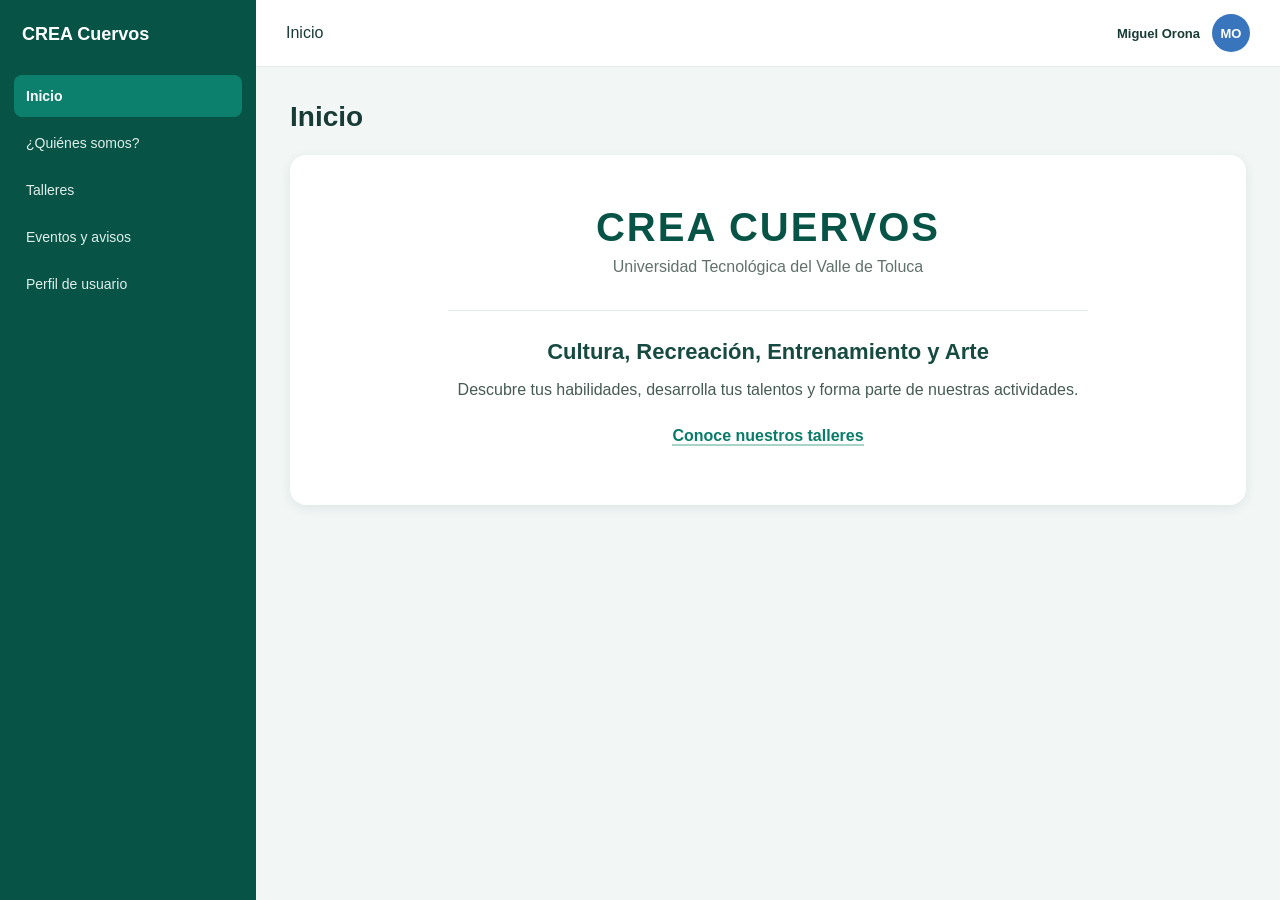
<file: v1.0/indexMenu.html>
<!--Version 1.0 
-Entrega 1 de la interfaz de usuario de CREA Cuervos
CORRECCIONES:
-Falta de imagenes
-Extender informacion
-Division en secciones informativa y de usuarios  
-->
<!doctype html>
<html lang="es">
  <head>
    <meta charset="UTF-8" />
    <meta name="viewport" content="width=device-width, initial-scale=1.0" />
    <title>CREA Cuervos</title>
    <link rel="stylesheet" href="style.css" />
  </head>
  <body>
    <div class="contenedor">
      <aside class="sidebar">
        <div class="logo">
          <span>CREA Cuervos</span>
        </div>
        <nav>
          <a href="#" class="opcion activa" data-titulo="Inicio">Inicio</a>
          <details>
            <summary>¿Quiénes somos?</summary>
            <div class="subopciones">
              <a href="#" class="opcion" data-titulo="Información">Información</a>
              <a href="#" class="opcion" data-titulo="Acceso">Acceso a CREA Cuervos</a>
            </div>
          </details>
          <details>
            <summary>Talleres</summary>
            <div class="subopciones">
              <a href="#" class="opcion" data-titulo="Información de talleres">Información</a>
              <a href="#" class="opcion" data-titulo="Horarios">Horarios</a>
              <a href="#" class="opcion" data-titulo="Inscripción">Inscripción</a>
            </div>
          </details>
          <a href="#" class="opcion" data-titulo="Eventos y avisos">Eventos y avisos</a>
          <details>
            <summary>Perfil de usuario</summary>
            <div class="subopciones">
              <a href="#" class="opcion" data-titulo="Datos de usuario">Datos de usuario</a>
              <details>
                <summary>Instructor</summary>
                <div class="subopciones">
                  <details>
                    <summary>Gestión del taller</summary>
                    <div class="subopciones">
                      <a href="#" class="opcion" data-titulo="Constancias">Constancias</a>
                      <a href="#" class="opcion" data-titulo="Avisos">Avisos</a>
                      <a href="#" class="opcion" data-titulo="Lista de asistencia">Lista de asistencia</a>
                      <div class="subopciones">
                        <a href="#" class="opcion" data-titulo="Tomar asistencia">Tomar asistencia</a>
                        <a href="#" class="opcion" data-titulo="Revision de Justificantes">Revision de Justificantes</a>
                      </div>
                    </div>
                  </details>
                  <a href="#" class="opcion" data-titulo="Lista de alumnos que tienen constancia"
                    >Lista de alumnos que tienen constancia</a
                  >
                </div>
              </details>
              <details>
                <summary>Estudiante</summary>
                <div class="subopciones">
                  <a href="#" class="opcion" data-titulo="Visualizar lista de asistencia"
                    >Visualizar lista de asistencia</a
                  >
                  <details>
                    <summary>Constancias</summary>
                    <div class="subopciones">
                      <a href="#" class="opcion" data-titulo="Ver mis constancias">Ver mis Contancias</a>
                    </div>
                  </details>
                  <details>
                    <summary>Progreso</summary>
                    <div class="subopciones">
                      <a href="#" class="opcion" data-titulo="Taller actual y avance">Taller actual y avance</a>
                    </div>
                  </details>
                </div>
              </details>
            </div>
          </details>
        </nav>
      </aside>
      <main class="principal">
        <header class="barra-superior">
          <span id="seccion">Inicio</span>
          <div class="usuario">
            <span>Miguel Orona</span>
            <div class="avatar">MO</div>
          </div>
        </header>
        <section class="contenido">
          <h1 id="titulo">Inicio</h1>
          <div class="tarjeta" id="tarjeta-inicio" style="display: block">
            <h1>CREA CUERVOS</h1>
            <p>Universidad Tecnológica del Valle de Toluca</p>
            <section>
              <h2>Cultura, Recreación, Entrenamiento y Arte</h2>
              <p>Descubre tus habilidades, desarrolla tus talentos y forma parte de nuestras actividades.</p>
              <a href="#talleres">Conoce nuestros talleres</a>
            </section>
          </div>
          <div class="tarjeta" id="tarjeta-informacion" style="display: none">
            <section class="seccion-texto">
              <h2>¿Quiénes somos?</h2>
              <p class="texto-destacado">CREA Cuervos es un espacio dedicado a promover la participación de los estudiantes en actividades culturales, deportivas y recreativas de la Universidad Tecnológica del Valle de Toluca.</p>
              <div class="grid-texto">
                <div class="bloque-texto">
                  <h3>Misión</h3>
                  <p>Promover la participación de los estudiantes en actividades que contribuyan a su formación integral.</p>
                </div>
                <div class="bloque-texto">
                  <h3>Visión</h3>
                  <p>Ser un espacio reconocido por impulsar el talento, la creatividad y el desarrollo de los estudiantes.</p>
                </div>
              </div>
            </section>
          </div>
          <div class="tarjeta" id="tarjeta-acceso" style="display: none">
            <section class="seccion-texto">
              <h2>Acceso a CREA Cuervos</h2>
              <p class="texto-destacado">Selecciona el tipo de cuenta que deseas registrar o al que deseas ingresar.</p>
              <div class="grid-texto">
                <div class="bloque-texto bloque-acceso">
                  <h3>Alumnos</h3>
                  <p>Consulta talleres, realiza inscripciones y revisa tus asistencias.
                  <div class="botones-acceso">
                    <a href="registro_alumno.html" class="btn-registro">Registrarme</a>
                    <a href="login_alumno.html" class="btn-login">Iniciar sesión</a>
                  </div></p>
                </div>
                <div class="bloque-texto bloque-acceso">
                  <h3>Docentes e instructores</h3>
                  <p>Administra tus talleres, alumnos y registros de asistencia.
                  <div class="botones-acceso">
                    <a href="registro_docente.html" class="btn-registro">Registrarme</a>
                    <a href="login_docente.html" class="btn-login">Iniciar sesión</a>
                  </div></p>
                </div>
              </div>
            </section>
          </div>
          <div class="tarjeta" id="tarjeta-informacion-de-talleres" style="display: none">
            <section class="seccion-texto">
              <h2>Finalidad de los talleres</h2>
              <p class="texto-destacado">Fomentar la convivencia, desarrollar habilidades, impulsar el trabajo en equipo y ofrecer espacios para que los estudiantes descubran nuevos intereses.</p>
            </section>
            <section class="seccion-texto">
              <h2>Nuestros talleres</h2>
              <div class="grid-talleres">
                <div class="bloque-texto">
                  <h3>Danza</h3>
                  <p>Actividad cultural y expresión corporal.</p>
                </div>
                <div class="bloque-texto">
                  <h3>Fútbol</h3>
                  <p>Actividad deportiva y trabajo en equipo.</p>
                </div>
                <div class="bloque-texto">
                  <h3>Voleibol</h3>
                  <p>Coordinación y habilidades deportivas.</p>
                </div>
                <div class="bloque-texto">
                  <h3>Rondalla</h3>
                  <p>Música y expresión artística.</p>
                </div>
                <div class="bloque-texto">
                  <h3>Ortografía</h3>
                  <p>Desarrollo de habilidades de escritura.</p>
                </div>
                <div class="bloque-texto">
                  <h3>Artes</h3>
                  <p>Creatividad y expresión artística.</p>
                </div>
                <div class="bloque-texto">
                  <h3>Básquetbol</h3>
                  <p>Actividad física y disciplina.</p>
                </div>
                <div class="bloque-texto">
                  <h3>Ajedrez</h3>
                  <p>Concentración y pensamiento estratégico.</p>
                </div>
              </div>
            </section>
            <section class="seccion-texto">
              <h2>Competencias y logros</h2>
              <div class="bloque-texto">
                <p>Los talleres ofrecen oportunidades para participar en encuentros, presentaciones y competencias que permiten demostrar las habilidades de los estudiantes.</p>
                <p>En este apartado se podrán agregar fotografías, reconocimientos y resultados de las actividades universitarias.</p>
              </div>
            </section>
          </div>
          <div class="tarjeta" id="tarjeta-horarios" style="display: none">
            <div class="encabezado-tarjeta">
              <h2>Horarios de talleres</h2>
              <p>Consulta los días, horarios e instructores de los talleres CREA Cuervos.</p>
            </div>
            <!-- HORARIOS CULTURALES -->
            <div class="seccion-horarios">
              <h3 class="titulo-horario">Talleres culturales</h3>
              <div class="tabla-contenedor">
                <table class="tabla-horarios">
                  <thead>
                    <tr>
                      <th>Taller</th>
                      <th>Instructor</th>
                      <th>Lunes</th>
                      <th>Martes</th>
                      <th>Miércoles</th>
                      <th>Jueves</th>
                      <th>Viernes</th>
                    </tr>
                  </thead>
                  <tbody>
                    <tr>
                      <td><strong>Danza y baile</strong></td>
                      <td>José Pablo Hernández Sánchez</td>
                      <td>10:00 - 15:00</td>
                      <td>10:00 - 15:00</td>
                      <td>
                        <span class="ubicacion">Capulhuac</span>
                        09:00 - 14:00
                      </td>
                      <td>10:00 - 14:00</td>
                      <td>—</td>
                    </tr>
                    <tr>
                      <td><strong>Teatro</strong></td>
                      <td>Aldo Colín Suárez</td>
                      <td>—</td>
                      <td>10:00 - 17:00</td>
                      <td>
                        <span class="ubicacion">Capulhuac</span>
                        10:00 - 14:00
                        <span class="ubicacion">UTVT</span>
                        14:00 - 17:00
                      </td>
                      <td>—</td>
                      <td>11:00 - 16:00</td>
                    </tr>
                    <tr>
                      <td><strong>Música</strong></td>
                      <td>José Arturo Guerra Pérez</td>
                      <td>10:00 - 16:00</td>
                      <td>—</td>
                      <td>
                        <span class="ubicacion">Capulhuac</span>
                        09:00 - 14:00
                        <span class="ubicacion">UTVT</span>
                        14:00 - 16:00
                      </td>
                      <td>10:00 - 16:00</td>
                      <td>—</td>
                    </tr>
                    <tr>
                      <td><strong>Ortografía y redacción</strong></td>
                      <td>Giovanna Alejandra Garduño Zepeda</td>
                      <td>—</td>
                      <td>10:00 - 16:00</td>
                      <td>
                        <span class="ubicacion">Capulhuac</span>
                        10:00 - 14:00
                        <span class="ubicacion">UTVT</span>
                        14:00 - 16:00
                      </td>
                      <td>10:00 - 16:00</td>
                      <td>—</td>
                    </tr>
                    <tr>
                      <td><strong>Artes visuales</strong></td>
                      <td>Mauricio Torres Bernal</td>
                      <td>10:00 - 17:00</td>
                      <td>—</td>
                      <td>
                        <span class="ubicacion">Capulhuac</span>
                        10:00 - 14:00
                        <span class="ubicacion">UTVT</span>
                        14:00 - 16:00
                      </td>
                      <td>—</td>
                      <td>10:00 - 16:00</td>
                    </tr>
                  </tbody>
                </table>
              </div>
            </div>
            <!-- HORARIOS DEPORTIVOS -->
            <div class="seccion-horarios">
              <h3 class="titulo-horario">Talleres deportivos</h3>
              <div class="tabla-contenedor">
                <table class="tabla-horarios">
                  <thead>
                    <tr>
                      <th>Taller</th>
                      <th>Instructor</th>
                      <th>Lunes</th>
                      <th>Martes</th>
                      <th>Miércoles</th>
                      <th>Jueves</th>
                      <th>Viernes</th>
                    </tr>
                  </thead>
                  <tbody>
                    <tr>
                      <td><strong>Fútbol soccer</strong></td>
                      <td>Rubén Salvador Martínez Reyes</td>
                      <td>—</td>
                      <td>15:00 - 19:00</td>
                      <td>15:00 - 19:00</td>
                      <td>10:00 - 17:00</td>
                      <td>09:00 - 13:00</td>
                    </tr>
                    <tr>
                      <td><strong>Voleibol</strong></td>
                      <td>Patricia Rico Peñaloza</td>
                      <td>08:00 - 17:00</td>
                      <td>16:00 - 19:00</td>
                      <td>16:00 - 19:30</td>
                      <td>—</td>
                      <td>16:00 - 19:30</td>
                    </tr>
                  </tbody>
                </table>
              </div>
            </div>
          </div>
          <div class="tarjeta" id="tarjeta-inscripcion" style="display: none">
            <div class="encabezado-tarjeta">
              <h2>Inscripción a talleres</h2>
              <p>Consulta los talleres disponibles y regístrate en el que más te interese.</p>
            </div>
            <div class="tabla-contenedor">
              <table class="tabla-estudiante tabla-inscripcion">
                <thead>
                  <tr>
                    <th>Taller</th>
                    <th>Categoría</th>
                    <th>Instructor</th>
                    <th>Días</th>
                    <th>Horario</th>
                    <th>Acción</th>
                  </tr>
                </thead>
                <tbody>
                  <tr>
                    <td><strong>Danza y baile</strong></td>
                    <td>Cultural</td>
                    <td>José Pablo Hernández Sánchez</td>
                    <td>Lunes, martes y jueves</td>
                    <td>Consultar horarios</td>
                    <td><button class="btn-registrarse">Registrarse</button></td>
                  </tr>
                  <tr>
                    <td><strong>Teatro</strong></td>
                    <td>Cultural</td>
                    <td>Aldo Colín Suárez</td>
                    <td>Martes, miércoles y viernes</td>
                    <td>Consultar horarios</td>
                    <td><button class="btn-registrarse">Registrarse</button></td>
                  </tr>
                  <tr>
                    <td><strong>Música</strong></td>
                    <td>Cultural</td>
                    <td>José Arturo Guerra Pérez</td>
                    <td>Lunes, miércoles y jueves</td>
                    <td>Consultar horarios</td>
                    <td><button class="btn-registrarse">Registrarse</button></td>
                  </tr>
                  <tr>
                    <td><strong>Ortografía y redacción</strong></td>
                    <td>Cultural</td>
                    <td>Giovanna Alejandra Garduño Zepeda</td>
                    <td>Martes, miércoles y jueves</td>
                    <td>Consultar horarios</td>
                    <td><button class="btn-registrarse">Registrarse</button></td>
                  </tr>
                  <tr>
                    <td><strong>Artes visuales</strong></td>
                    <td>Cultural</td>
                    <td>Mauricio Torres Bernal</td>
                    <td>Lunes, miércoles y viernes</td>
                    <td>Consultar horarios</td>
                    <td><button class="btn-registrarse">Registrarse</button></td>
                  </tr>
                  <tr>
                    <td><strong>Fútbol soccer</strong></td>
                    <td>Deportivo</td>
                    <td>Rubén Salvador Martínez Reyes</td>
                    <td>Martes a viernes</td>
                    <td>Consultar horarios</td>
                    <td><button class="btn-registrarse">Registrarse</button></td>
                  </tr>
                  <tr>
                    <td><strong>Voleibol</strong></td>
                    <td>Deportivo</td>
                    <td>Patricia Rico Peñaloza</td>
                    <td>Lunes, martes, miércoles y viernes</td>
                    <td>Consultar horarios</td>
                    <td><button class="btn-registrarse">Registrarse</button></td>
                  </tr>
                </tbody>
              </table>
            </div>
          </div>
          <div class="tarjeta" id="tarjeta-eventos-y-avisos" style="display: none">
            <div class="encabezado-tarjeta">
              <h2>Eventos y avisos</h2>
              <p>Conoce las próximas actividades y avisos de los diferentes talleres.</p>
            </div>
            <div class="contenedor-eventos">
              <div class="tarjeta-evento">
                <span class="categoria-evento">Danza y baile</span>
                <h3>Presentación de fin de cuatrimestre</h3>
                <p>Los alumnos del taller realizarán una presentación para mostrar lo aprendido durante el periodo.</p>
                <div class="datos-evento">
                  <span>📅 20 de noviembre de 2026</span>
                  <span>🕒 12:00 p. m.</span>
                  <span>📍 Auditorio UTVT</span>
                </div>
                <span class="tipo-publicacion evento">Evento</span>
              </div>
              <div class="tarjeta-evento">
                <span class="categoria-evento">Música</span>
                <h3>Ensayo general</h3>
                <p>
                  Se informa a los integrantes que deberán asistir al ensayo general para preparar la próxima
                  presentación.
                </p>
                <div class="datos-evento">
                  <span>📅 12 de noviembre de 2026</span>
                  <span>🕒 10:00 a. m.</span>
                  <span>📍 Salón de música</span>
                </div>
                <span class="tipo-publicacion aviso">Aviso</span>
              </div>
              <div class="tarjeta-evento">
                <span class="categoria-evento">Fútbol soccer</span>
                <h3>Encuentro deportivo</h3>
                <p>
                  El equipo participará en un encuentro amistoso. Se invita a todos los alumnos inscritos a participar.
                </p>
                <div class="datos-evento">
                  <span>📅 25 de noviembre de 2026</span>
                  <span>🕒 11:00 a. m.</span>
                  <span>📍 Cancha deportiva</span>
                </div>
                <span class="tipo-publicacion evento">Evento</span>
              </div>
              <div class="tarjeta-evento">
                <span class="categoria-evento">Teatro</span>
                <h3>Suspensión de actividades</h3>
                <p>Se comunica que la sesión del próximo viernes será suspendida por actividades institucionales.</p>
                <div class="datos-evento">
                  <span>📅 13 de noviembre de 2026</span>
                </div>
                <span class="tipo-publicacion aviso">Aviso</span>
              </div>
              <div class="tarjeta-evento">
                <span class="categoria-evento">Artes visuales</span>
                <h3>Exposición de trabajos</h3>
                <p>Los estudiantes presentarán sus proyectos realizados durante el taller. ¡Todos están invitados!</p>
                <div class="datos-evento">
                  <span>📅 30 de noviembre de 2026</span>
                  <span>🕒 1:00 p. m.</span>
                  <span>📍 Área de exposiciones</span>
                </div>
                <span class="tipo-publicacion evento">Evento</span>
              </div>
            </div>
          </div>
          <div class="tarjeta" id="tarjeta-datos-de-usuario" style="display: none">
            <div class="encabezado-tarjeta">
              <h2>Datos de usuario</h2>
              <p>Consulta tu información personal y escolar.</p>
            </div>
            <div class="perfil-usuario">
              <div class="perfil-encabezado">
                <div class="avatar-usuario">MO</div>
                <div>
                  <h3>Miguel Orona</h3>
                  <span>Estudiante</span>
                </div>
              </div>
              <div class="datos-usuario">
                <div class="dato">
                  <label>Nombre completo</label>
                  <p>Miguel Orona</p>
                </div>
                <div class="dato">
                  <label>Matrícula</label>
                  <p>20241001</p>
                </div>
                <div class="dato">
                  <label>Correo electrónico</label>
                  <p>miguel.orona@utvt.edu.mx</p>
                </div>
                <div class="dato">
                  <label>Carrera</label>
                  <p>Desarrollo de Software</p>
                </div>
                <div class="dato">
                  <label>Grupo</label>
                  <p>DSM-41</p>
                </div>
                <div class="dato">
                  <label>Rol de usuario</label>
                  <p>Estudiante</p>
                </div>
              </div>
              <div class="acciones-perfil">
                <button class="btn-editar-perfil">Editar información</button>
              </div>
            </div>
          </div>
          <div class="tarjeta" id="tarjeta-constancias" style="display: none">
            <div class="encabezado-tarjeta">
              <h2>Constancias de alumnos</h2>
              <p>Consulta los alumnos de tu taller y carga sus respectivas constancias.</p>
            </div>
            <div class="tabla-contenedor">
              <table class="tabla-estudiante tabla-constancias-instructor">
                <thead>
                  <tr>
                    <th>Matrícula</th>
                    <th>Nombre del alumno</th>
                    <th>Taller</th>
                    <th>Estado</th>
                    <th>Acción</th>
                  </tr>
                </thead>
                <tbody>
                  <tr>
                    <td>20241001</td>
                    <td>Miguel Orona</td>
                    <td>Diseño y dibujo artístico</td>
                    <td><span class="estado pendiente">Sin constancia</span></td>
                    <td>
                      <button class="btn-subir-constancia"><span>↑</span> Subir constancia</button>
                    </td>
                  </tr>
                  <tr>
                    <td>20241002</td>
                    <td>Andrea Martínez</td>
                    <td>Diseño y dibujo artístico</td>
                    <td><span class="estado presente">Con constancia</span></td>
                    <td>
                      <button class="btn-subir-constancia"><span>↑</span> Subir constancia</button>
                    </td>
                  </tr>
                  <tr>
                    <td>20241003</td>
                    <td>Daniel Hernández</td>
                    <td>Diseño y dibujo artístico</td>
                    <td><span class="estado pendiente">Sin constancia</span></td>
                    <td>
                      <button class="btn-subir-constancia"><span>↑</span> Subir constancia</button>
                    </td>
                  </tr>
                  <tr>
                    <td>20241004</td>
                    <td>Fernanda López</td>
                    <td>Diseño y dibujo artístico</td>
                    <td><span class="estado presente">Con constancia</span></td>
                    <td>
                      <button class="btn-subir-constancia"><span>↑</span> Subir constancia</button>
                    </td>
                  </tr>
                  <tr>
                    <td>20241005</td>
                    <td>Ricardo Sánchez</td>
                    <td>Diseño y dibujo artístico</td>
                    <td><span class="estado pendiente">Sin constancia</span></td>
                    <td>
                      <button class="btn-subir-constancia"><span>↑</span> Subir constancia</button>
                    </td>
                  </tr>
                </tbody>
              </table>
            </div>
          </div>
          <div class="tarjeta" id="tarjeta-avisos" style="display: none">
            <div class="encabezado-tarjeta">
              <h2>Publicar avisos</h2>
              <p>Redacta un aviso para los alumnos inscritos en tu taller.</p>
            </div>
            <form method="post" class="formulario">
              <label>Título del aviso</label>
              <input type="text" placeholder="Título" />
              <label>Contenido del aviso</label>
              <textarea rows="4" placeholder="Escribe el aviso"></textarea>
              <div class="acciones-formulario">
                <button type="submit" class="btn-principal">Publicar aviso</button>
              </div>
            </form>
          </div>
          <div class="tarjeta" id="tarjeta-lista-de-asistencia" style="display: none">
            <div class="encabezado-tarjeta">
              <h2>Lista de asistencia</h2>
              <p>Consulta la asistencia de los alumnos inscritos en tu taller.</p>
            </div>
            <div class="informacion-asistencia">
              <div>
                <span>Taller</span>
                <strong>Diseño y dibujo artístico</strong>
              </div>
              <div>
                <span>Fecha de asistencia</span>
                <strong>07/11/2026</strong>
              </div>
            </div>
            <div class="tabla-contenedor">
              <table class="tabla-estudiante tabla-asistencia-instructor">
                <thead>
                  <tr>
                    <th>Matrícula</th>
                    <th>Nombre del alumno</th>
                    <th>Asistencia</th>
                  </tr>
                </thead>
                <tbody>
                  <tr>
                    <td>20241001</td>
                    <td>Miguel Orona</td>
                    <td>
                      <span class="estado presente">Presente</span>
                    </td>
                  </tr>
                  <tr>
                    <td>20241002</td>
                    <td>Andrea Martínez</td>
                    <td>
                      <span class="estado ausente">Ausente</span>
                    </td>
                  </tr>
                  <tr>
                    <td>20241003</td>
                    <td>Daniel Hernández</td>
                    <td>
                      <span class="estado presente">Presente</span>
                    </td>
                  </tr>
                  <tr>
                    <td>20241004</td>
                    <td>Fernanda López</td>
                    <td>
                      <span class="estado presente">Presente</span>
                    </td>
                  </tr>
                  <tr>
                    <td>20241005</td>
                    <td>Ricardo Sánchez</td>
                    <td>
                      <span class="estado ausente">Ausente</span>
                    </td>
                  </tr>
                  <tr>
                    <td>20241006</td>
                    <td>Daniela Ramírez</td>
                    <td>
                      <span class="estado presente">Presente</span>
                    </td>
                  </tr>
                </tbody>
              </table>
            </div>
          </div>
          <div class="tarjeta" id="tarjeta-tomar-asistencia" style="display: none">
            <div class="encabezado-tarjeta">
              <h2>Control de asistencia</h2>
              <p>Registra la asistencia de los alumnos de tu taller.</p>
            </div>
            <div class="informacion-asistencia">
              <div>
                <span>Taller</span>
                <strong>Diseño y dibujo artístico</strong>
              </div>
              <div>
                <span>Fecha de asistencia</span>
                <input type="date" />
              </div>
            </div>
            <div class="tabla-contenedor">
              <table class="tabla-estudiante tabla-control">
                <thead>
                  <tr>
                    <th>Alumno</th>
                    <th>Asistencia</th>
                    <th>Falta</th>
                    <th>Falta justificada</th>
                  </tr>
                </thead>
                <tbody>
                      <tr>
                        <td>Miguel Orona</td>
                        <td><input type="radio" name="asistencia-1" checked /></td>
                        <td><input type="radio" name="asistencia-1" /></td>
                        <td><input type="radio" name="asistencia-1" /></td>
                      </tr>
                      <tr>
                        <td>Andrea Martínez</td>
                        <td><input type="radio" name="asistencia-2" checked /></td>
                        <td><input type="radio" name="asistencia-2" /></td>
                        <td><input type="radio" name="asistencia-2" /></td>
                      </tr>
                      <tr>
                        <td>Daniel Hernández</td>
                        <td><input type="radio" name="asistencia-3" checked /></td>
                        <td><input type="radio" name="asistencia-3" /></td>
                        <td><input type="radio" name="asistencia-3" /></td>
                      </tr>
                      <tr>
                        <td>Fernanda López</td>
                        <td><input type="radio" name="asistencia-4" checked /></td>
                        <td><input type="radio" name="asistencia-4" /></td>
                        <td><input type="radio" name="asistencia-4" /></td>
                      </tr>
                      <tr>
                        <td>Ricardo Sánchez</td>
                        <td><input type="radio" name="asistencia-5" checked /></td>
                        <td><input type="radio" name="asistencia-5" /></td>
                        <td><input type="radio" name="asistencia-5" /></td>
                      </tr>
                      <tr>
                        <td>Daniela Ramírez</td>
                        <td><input type="radio" name="asistencia-6" checked /></td>
                        <td><input type="radio" name="asistencia-6" /></td>
                        <td><input type="radio" name="asistencia-6" /></td>
                      </tr>
                </tbody>
              </table>
            </div>
            <div class="acciones-formulario">
              <button type="button" class="btn-principal">Guardar asistencia</button>
            </div>
          </div>
          <div class="tarjeta" id="tarjeta-revision-de-justificantes" style="display: none">
            <div class="encabezado-tarjeta">
              <h2>Revisión de justificantes</h2>
              <p>Revisa los justificantes de falta enviados por los alumnos de tu taller.</p>
            </div>
            <div class="tabla-contenedor">
              <table class="tabla-estudiante">
                <thead>
                  <tr>
                    <th>Alumno</th>
                    <th>Fecha de falta</th>
                    <th>Justificante</th>
                    <th>Estado</th>
                  </tr>
                </thead>
                <tbody>
                  <tr>
                    <td>Andrea Martínez</td>
                    <td>12/10/2026</td>
                    <td><button class="btn-ver">Constancia médica.pdf</button></td>
                    <td><span class="estado pendiente">Pendiente</span></td>
                  </tr>
                  <tr>
                    <td>Ricardo Sánchez</td>
                    <td>15/10/2026</td>
                    <td><button class="btn-ver">Comprobante de cita.pdf</button></td>
                    <td><span class="estado pendiente">Pendiente</span></td>
                  </tr>
                  <tr>
                    <td>Daniela Ramírez</td>
                    <td>08/10/2026</td>
                    <td><button class="btn-ver">Aviso de familiar.pdf</button></td>
                    <td><span class="estado presente">Aceptado</span></td>
                  </tr>
                </tbody>
              </table>
            </div>
            <div class="panel-decision">
              <h3>Decisión del instructor</h3>
              <form method="post" class="formulario">
                <label>Selecciona el resultado</label>
                <select>
                  <option>Selecciona una opción</option>
                  <option>Aceptar justificante</option>
                  <option>Rechazar justificante</option>
                </select>
                <label>Observaciones</label>
                <textarea rows="3" placeholder="Escribe alguna observación"></textarea>
                <div class="acciones-formulario">
                  <button type="submit" class="btn-principal">Registrar decisión</button>
                </div>
              </form>
            </div>
          </div>
          <div class="tarjeta" id="tarjeta-lista-de-alumnos-que-tienen-constancia" style="display: none">
            <div class="encabezado-tarjeta">
              <h2>Alumnos con constancia</h2>
              <p>Consulta las constancias que han sido otorgadas a los alumnos de tu taller.</p>
            </div>
            <div class="tabla-contenedor">
              <table class="tabla-estudiante tabla-constancias-alumnos">
                <thead>
                  <tr>
                    <th>Matrícula</th>
                    <th>Nombre del alumno</th>
                    <th>Taller</th>
                    <th>Fecha de emisión</th>
                    <th>Acciones</th>
                  </tr>
                </thead>
                <tbody>
                  <tr>
                    <td>20241002</td>
                    <td>Andrea Martínez</td>
                    <td>Diseño y dibujo artístico</td>
                    <td>Octubre 2026</td>
                    <td>
                      <div class="acciones-constancia">
                        <button class="btn-ver">Ver</button>
                        <button class="btn-imprimir">Imprimir</button>
                      </div>
                    </td>
                  </tr>
                  <tr>
                    <td>20241004</td>
                    <td>Fernanda López</td>
                    <td>Diseño y dibujo artístico</td>
                    <td>Octubre 2026</td>
                    <td>
                      <div class="acciones-constancia">
                        <button class="btn-ver">Ver</button>
                        <button class="btn-imprimir">Imprimir</button>
                      </div>
                    </td>
                  </tr>
                  <tr>
                    <td>20241006</td>
                    <td>Daniela Ramírez</td>
                    <td>Diseño y dibujo artístico</td>
                    <td>Octubre 2026</td>
                    <td>
                      <div class="acciones-constancia">
                        <button class="btn-ver">Ver</button>
                        <button class="btn-imprimir">Imprimir</button>
                      </div>
                    </td>
                  </tr>
                  <tr>
                    <td>20241008</td>
                    <td>Roberto Hernández</td>
                    <td>Diseño y dibujo artístico</td>
                    <td>Octubre 2026</td>
                    <td>
                      <div class="acciones-constancia">
                        <button class="btn-ver">Ver</button>
                        <button class="btn-imprimir">Imprimir</button>
                      </div>
                    </td>
                  </tr>
                </tbody>
              </table>
            </div>
          </div>
          <div class="tarjeta" id="tarjeta-visualizar-lista-de-asistencia" style="display: none">
            <div class="encabezado-tarjeta">
              <h2>Mi asistencia</h2>
              <p>Consulta tu registro de asistencia al taller.</p>
            </div>
            <div class="resumen-asistencia">
              <div>
                <span>Asistencia general</span>
                <strong>85%</strong>
              </div>
              <div class="barra-progreso">
                <div style="width: 85%"></div>
              </div>
              <small>17 de 20 sesiones asistidas</small>
            </div>
            <h3>Registro de asistencia</h3>
            <div class="tabla-contenedor">
              <table class="tabla-estudiante">
                <thead>
                  <tr>
                    <th>Fecha</th>
                    <th>Estado</th>
                    <th>Porcentaje</th>
                  </tr>
                </thead>
                <tbody>
                  <tr>
                    <td>05/10/2026</td>
                    <td><span class="estado presente">Presente</span></td>
                    <td>100%</td>
                  </tr>
                  <tr>
                    <td>08/10/2026</td>
                    <td><span class="estado presente">Presente</span></td>
                    <td>100%</td>
                  </tr>
                  <tr>
                    <td>12/10/2026</td>
                    <td><span class="estado ausente">Ausente</span></td>
                    <td>0%</td>
                  </tr>
                  <tr>
                    <td>15/10/2026</td>
                    <td><span class="estado presente">Presente</span></td>
                    <td>100%</td>
                  </tr>
                  <tr>
                    <td>19/10/2026</td>
                    <td><span class="estado presente">Presente</span></td>
                    <td>100%</td>
                  </tr>
                </tbody>
              </table>
            </div>
          </div>
          <div class="tarjeta" id="tarjeta-ver-mis-constancias" style="display: none">
            <div class="encabezado-tarjeta">
              <h2>Mis constancias</h2>
              <p>Consulta y gestiona las constancias que has obtenido.</p>
            </div>
            <div class="tabla-contenedor">
              <table class="tabla-estudiante">
                <thead>
                  <tr>
                    <th>Constancia</th>
                    <th>Cuatrimestre</th>
                    <th>Fecha de emisión</th>
                    <th>Acciones</th>
                  </tr>
                </thead>
                <tbody>
                  <tr>
                    <td>Introducción a la música</td>
                    <td>Primero</td>
                    <td>Marzo 2026</td>
                    <td>
                      <div class="acciones-constancia">
                        <button
                          class="btn-ver"
                          onclick="verConstancia('Introducción a la música', 'Primero', 'Marzo 2026')"
                        >
                          Ver
                        </button>
                        <button
                          class="btn-imprimir"
                          onclick="imprimirConstancia('Introducción a la música', 'Primero', 'Marzo 2026')"
                        >
                          Imprimir
                        </button>
                      </div>
                    </td>
                  </tr>
                  <tr>
                    <td>Fundamentos del dibujo</td>
                    <td>Primero</td>
                    <td>Abril 2026</td>
                    <td>
                      <div class="acciones-constancia">
                        <button
                          class="btn-ver"
                          onclick="verConstancia('Fundamentos del dibujo', 'Primero', 'Abril 2026')"
                        >
                          Ver
                        </button>
                        <button
                          class="btn-imprimir"
                          onclick="imprimirConstancia('Fundamentos del dibujo', 'Primero', 'Abril 2026')"
                        >
                          Imprimir
                        </button>
                      </div>
                    </td>
                  </tr>
                  <tr>
                    <td>Fotografía básica</td>
                    <td>Segundo</td>
                    <td>Agosto 2026</td>
                    <td>
                      <div class="acciones-constancia">
                        <button class="btn-ver" onclick="verConstancia('Fotografía básica', 'Segundo', 'Agosto 2026')">
                          Ver
                        </button>
                        <button
                          class="btn-imprimir"
                          onclick="imprimirConstancia('Fotografía básica', 'Segundo', 'Agosto 2026')"
                        >
                          Imprimir
                        </button>
                      </div>
                    </td>
                  </tr>
                </tbody>
              </table>
            </div>
          </div>
          <div class="tarjeta" id="tarjeta-taller-actual-y-avance" style="display: none">
            <div class="encabezado-tarjeta">
              <h2>Mi taller y progreso</h2>
              <p>Consulta la información y el avance de tu taller actual.</p>
            </div>
            <div class="grid-progreso">
              <!-- TARJETA DEL TALLER -->
              <div class="tarjeta-progreso taller-principal">
                <div class="icono-progreso">🎨</div>
                <span class="etiqueta-taller">TALLER ACTUAL</span>
                <h3>Diseño y dibujo artístico</h3>
                <span class="estado presente">Inscrito</span>
              </div>
              <!-- TARJETA DEL INSTRUCTOR -->
              <div class="tarjeta-progreso">
                <div class="icono-progreso">👩‍🏫</div>
                <h3>Instructor</h3>
                <p>María González</p>
                <small>Responsable del taller</small>
              </div>
              <!-- TARJETA DEL HORARIO -->
              <div class="tarjeta-progreso">
                <div class="icono-progreso">🕒</div>
                <h3>Horario</h3>
                <p>Lunes y miércoles</p>
                <small>10:00 AM - 12:00 PM</small>
              </div>
              <!-- TARJETA DEL PERIODO -->
              <div class="tarjeta-progreso">
                <div class="icono-progreso">📅</div>
                <h3>Periodo</h3>
                <p>Septiembre - Diciembre</p>
                <small>2026</small>
              </div>
              <!-- TARJETA DE ASISTENCIA -->
              <div class="tarjeta-progreso tarjeta-asistencia">
                <div class="icono-progreso">📊</div>
                <h3>Porcentaje de asistencia</h3>
                <div class="porcentaje-grande">85%</div>
                <div class="barra-progreso">
                  <div style="width: 85%"></div>
                </div>
                <small>17 de 20 sesiones asistidas</small>
              </div>
              <!-- TARJETA DEL PROYECTO -->
              <div class="tarjeta-progreso tarjeta-proyecto">
                <div class="icono-progreso">📁</div>
                <h3>Proyecto final</h3>
                <p>Es necesario entregar un proyecto final para concluir el taller.</p>
                <span class="estado pendiente">Pendiente de entrega</span>
              </div>
            </div>
          </div>
        </section>
      </main>
    </div>
    <script>
      const opciones = document.querySelectorAll(".opcion");
      const titulo = document.getElementById("titulo");
      const seccion = document.getElementById("seccion");
      const tarjetas = document.querySelectorAll(".tarjeta");
      // convertir nombre de la seccion en un id para las tarjetas
      function convertirASlug(texto) {
        return texto
          .toLowerCase() // minusculas
          .normalize("NFD") // quitar acento
          .replace(/[\u0300-\u036f]/g, "") // quitar acento
          .replace(/[^a-z0-9]+/g, "-") // cambiar espacios por guiones
          .replace(/^-|-$/g, ""); // eliminar guion al final
      }
      // Detectar seleccion
      opciones.forEach((opcion) => {
        opcion.addEventListener("click", function (event) {
          event.preventDefault();
          // encontrar tarjeta seleccionada
          const nombre = this.dataset.titulo;
          const idTarjeta = "tarjeta-" + convertirASlug(nombre);
          // cambiar titulo a la tarjeta seleccionada
          titulo.textContent = nombre;
          seccion.textContent = nombre;
          // oculta todas las tarjetas
          tarjetas.forEach((tarjeta) => {
            tarjeta.style.display = "none";
          });
          // muestra solo la tarjeta seleccionada
          const tarjetaSeleccionada = document.getElementById(idTarjeta);
          if (tarjetaSeleccionada) {
            tarjetaSeleccionada.style.display = "block";
          }
          // cambiar color a la tarjeta seleccionada
          opciones.forEach((elemento) => elemento.classList.remove("activa"));
          this.classList.add("activa");
        });
      });
    </script>
  </body>
</html>
</file>
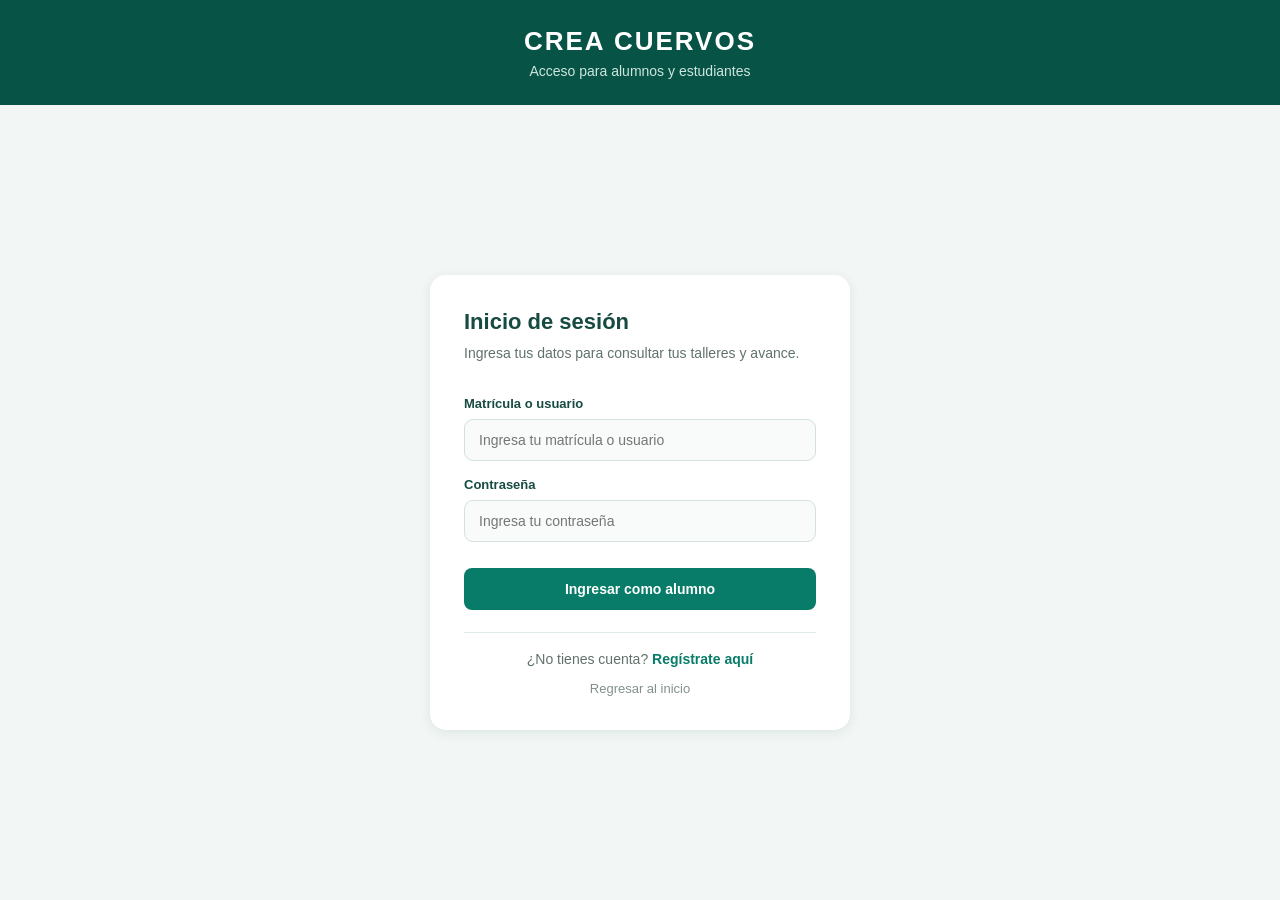
<file: v1.0/login_alumno.html>
<!DOCTYPE html>
<html lang="es">
<head>
    <meta charset="UTF-8">
    <title>Acceso de alumno | CREA Cuervos</title>
    <link rel="stylesheet" href="log&signin_style.css"/>
</head>
<body>

<header>
    <h1>CREA CUERVOS</h1>
    <p>Acceso para alumnos y estudiantes</p>
</header>

<main>
    <div>
        <h2>Inicio de sesión</h2>
        <p>Ingresa tus datos para consultar tus talleres y avance.</p>

        <form action="alumno.html" method="get">
            <label>Matrícula o usuario</label>
            <input type="text" required placeholder="Ingresa tu matrícula o usuario">

            <label>Contraseña</label>
            <input type="password" required placeholder="Ingresa tu contraseña">

            <button type="submit">Ingresar como alumno</button>
        </form>

        <p>¿No tienes cuenta? <a href="registro_alumno.html">Regístrate aquí</a></p>
        <a href="indexMenu.html">Regresar al inicio</a>
    </div>
</main>

</body>
</html>
</file>
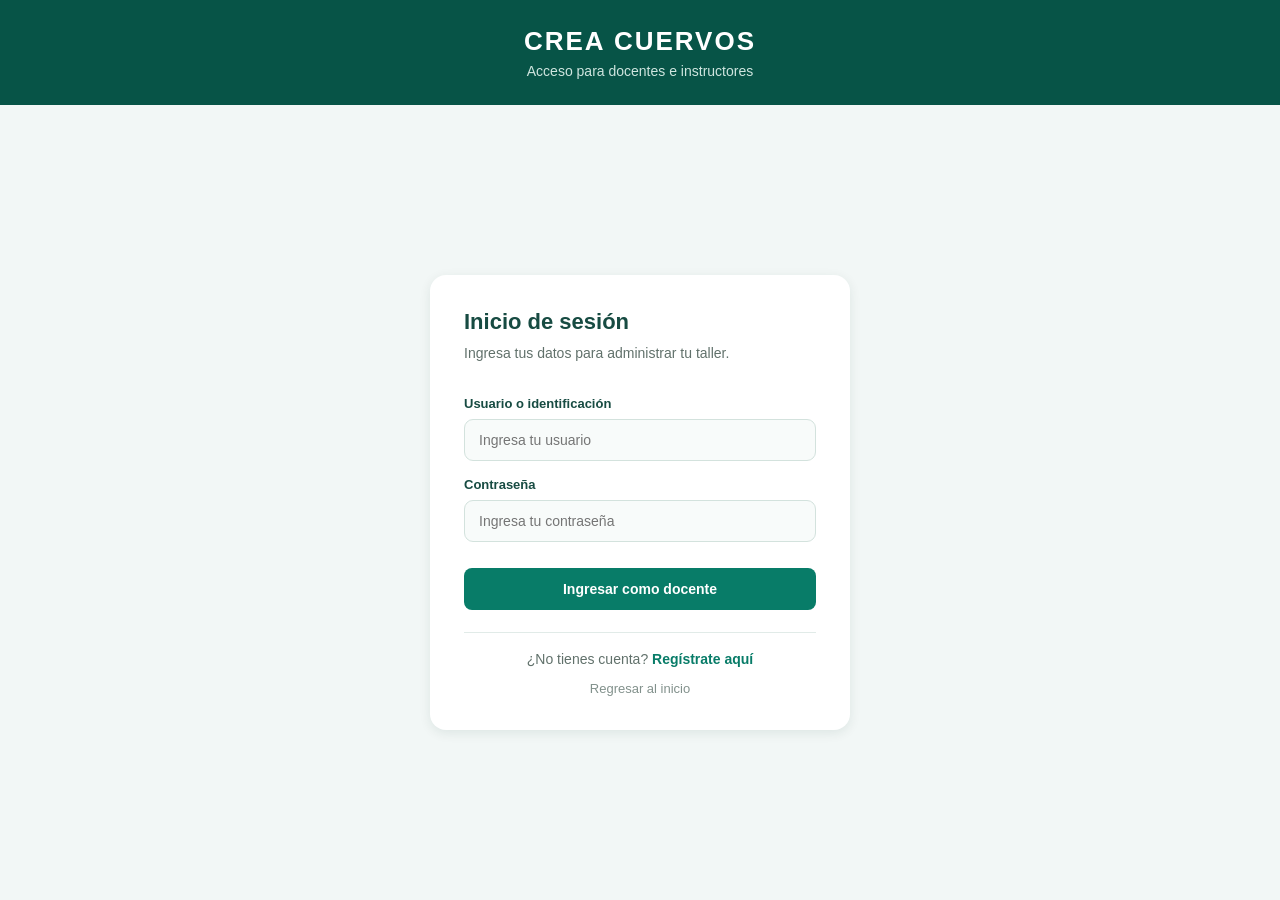
<file: v1.0/login_docente.html>
<!DOCTYPE html>
<html lang="es">
<head>
    <meta charset="UTF-8">
    <title>Acceso de docente </title>
    <link rel="stylesheet" href="log&signin_style.css"/>
</head>
<body>

<header>
    <h1>CREA CUERVOS</h1>
    <p>Acceso para docentes e instructores</p>
</header>

<main>
    <div>
        <h2>Inicio de sesión</h2>
        <p>Ingresa tus datos para administrar tu taller.</p>

        <form action="docente.html" method="get">
            <label>Usuario o identificación</label>
            <input type="text" required placeholder="Ingresa tu usuario">

            <label>Contraseña</label>
            <input type="password" required placeholder="Ingresa tu contraseña">

            <button type="submit">Ingresar como docente</button>
        </form>

        <p>¿No tienes cuenta? <a href="registro-docente.html">Regístrate aquí</a></p>
        <a href="indexMenu.html">Regresar al inicio</a>
    </div>
</main>

</body>
</html>
</file>
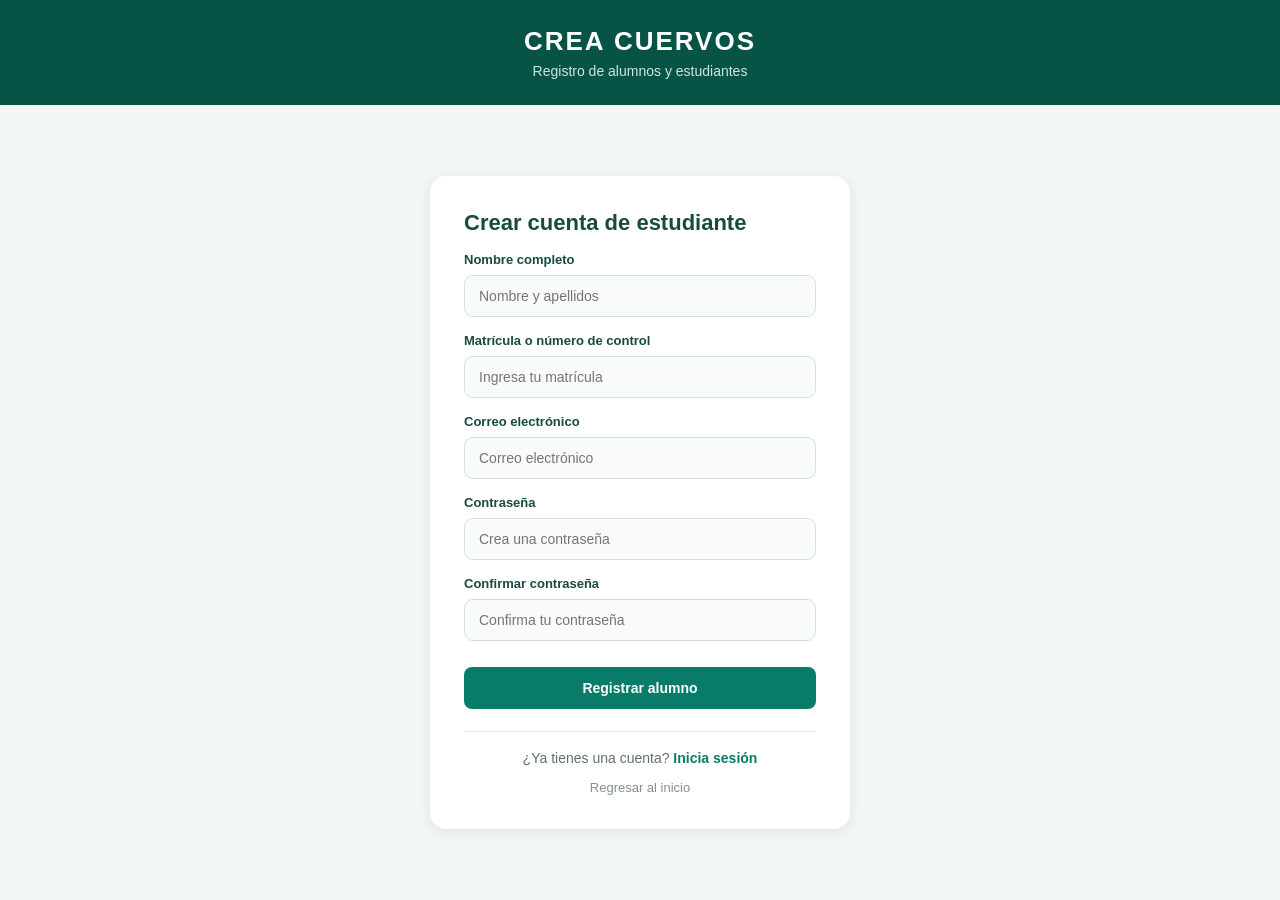
<file: v1.0/registro_alumno.html>
<!DOCTYPE html>
<html lang="es">
<head>
    <meta charset="UTF-8">
    <title>Registro de alumno | CREA Cuervos</title>
    <link rel="stylesheet" href="log&signin_style.css"/>
</head>
<body>

<header>
    <h1>CREA CUERVOS</h1>
    <p>Registro de alumnos y estudiantes</p>
</header>

<main>
    <div>
        <h2>Crear cuenta de estudiante</h2>

        <form action="login_alumno.html" method="get">
            <label>Nombre completo</label>
            <input type="text" required placeholder="Nombre y apellidos">

            <label>Matrícula o número de control</label>
            <input type="text" required placeholder="Ingresa tu matrícula">

            <label>Correo electrónico</label>
            <input type="email" required placeholder="Correo electrónico">

            <label>Contraseña</label>
            <input type="password" required placeholder="Crea una contraseña">

            <label>Confirmar contraseña</label>
            <input type="password" required placeholder="Confirma tu contraseña">

            <button type="submit">Registrar alumno</button>
        </form>

        <p>¿Ya tienes una cuenta? <a href="login_alumno.html">Inicia sesión</a></p>
        <a href="indexMenu.html">Regresar al inicio</a>
    </div>
</main>

</body>
</html>
</file>
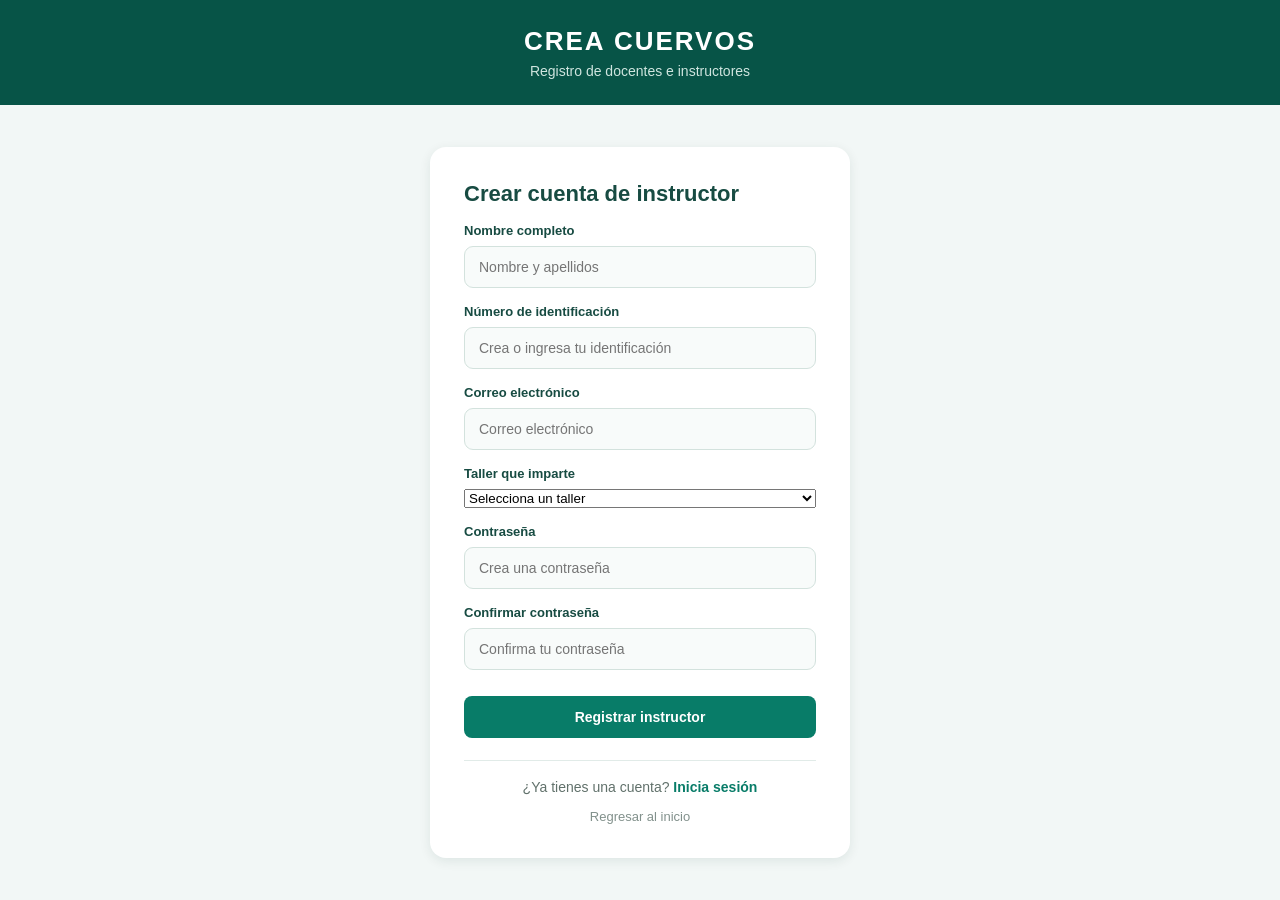
<file: v1.0/registro_docente.html>
<!DOCTYPE html>
<html lang="es">
<head>
    <meta charset="UTF-8">
    <title>Registro de docente | CREA Cuervos</title>
    <link rel="stylesheet" href="log&signin_style.css"/>
</head>
<body>

<header>
    <h1>CREA CUERVOS</h1>
    <p>Registro de docentes e instructores</p>
</header>

<main>
    <div>
        <h2>Crear cuenta de instructor</h2>

        <form action="login_docente.html" method="get">
            <label>Nombre completo</label>
            <input type="text" required placeholder="Nombre y apellidos">

            <label>Número de identificación</label>
            <input type="text" required placeholder="Crea o ingresa tu identificación">

            <label>Correo electrónico</label>
            <input type="email" required placeholder="Correo electrónico">

            <label>Taller que imparte</label>
            <select required>
                <option value="">Selecciona un taller</option>
                <option>Danza</option>
                <option>Fútbol</option>
                <option>Voleibol</option>
                <option>Rondalla</option>
                <option>Ortografía</option>
                <option>Artes</option>
                <option>Básquetbol</option>
                <option>Ajedrez</option>
            </select>

            <label>Contraseña</label>
            <input type="password" required placeholder="Crea una contraseña">

            <label>Confirmar contraseña</label>
            <input type="password" required placeholder="Confirma tu contraseña">

            <button type="submit">Registrar instructor</button>
        </form>

        <p>¿Ya tienes una cuenta? <a href="login-docente.html">Inicia sesión</a></p>
        <a href="indexMenu.html">Regresar al inicio</a>
    </div>
</main>

</body>
</html>
</file>
<file: style.css>
* {
      box-sizing: border-box;
      margin: 0;
      padding: 0;
      font-family: Arial, Helvetica, sans-serif;
    }
    body {
      background: #f2f7f6;
      color: #183b36;
    }
    .contenedor {
      display: flex;
      min-height: 100vh;
    }
    /* mnuu */
    .sidebar {
      width: 256px;
      min-height: 100vh;
      background: #075447;
      color: white;
      padding: 20px 14px;
    }
    .logo {
      display: flex;
      align-items: center;
      gap: 12px;
      padding: 4px 8px 30px;
      font-size: 18px;
      font-weight: bold;
    }  
    nav {
      display: flex;
      flex-direction: column;
      gap: 5px;
    }
    .opcion, summary {
      display: block;
      width: 100%;
      padding: 13px 12px;
      border: none;
      border-radius: 8px;
      background: transparent;
      color: #e0eeeb;
      text-align: left;
      text-decoration: none;
      font-size: 14px;
      cursor: pointer;
      list-style: none;
    }
    summary::-webkit-details-marker {
      display: none;
    }
    .opcion:hover, summary:hover {
      background: #0d806d;
      color: white;
    }
    .opcion.activa {
      background: #0d806d;
      color: white;
      font-weight: bold;
    }
    .subopciones {
      margin-left: 15px;
      padding-left: 8px;
      border-left: 1px solid #5a8c81;
    }
    .subopciones .opcion,
    .subopciones summary {
      padding: 10px;
      font-size: 13px;
    }
    /* area principal */
    .principal {
      flex: 1;
      min-width: 0;
    }
    .barra-superior {
      height: 67px;
      background: white;
      border-bottom: 1px solid #e1ebe8;
      display: flex;
      align-items: center;
      justify-content: space-between;
      padding: 0 30px;
      gap: 12px;
    }
    .barra-superior-izquierda {
      display: flex;
      align-items: center;
      gap: 12px;
    }
    .menu-toggle {
      display: none;
      border: 1px solid #dfeae7;
      background: #f3f8f6;
      border-radius: 10px;
      width: 42px;
      height: 42px;
      padding: 0;
      cursor: pointer;
      align-items: center;
      justify-content: center;
      flex-direction: column;
      gap: 4px;
    }
    .menu-toggle span {
      display: block;
      width: 18px;
      height: 2px;
      border-radius: 2px;
      background: #0f5d50;
    }
    .usuario {
      display: flex;
      align-items: center;
      gap: 12px;
      font-size: 13px;
      font-weight: bold;
    }
    .avatar {
      width: 38px;
      height: 38px;
      border-radius: 50%;
      background: #3975bd;
      color: white;
      display: flex;
      align-items: center;
      justify-content: center;
    }
    .contenido {
      padding: 34px;
    }
    h1 {
      font-size: 28px;
      margin-bottom: 22px;
    }
    .tarjeta {
      width: 100%;
      min-height: 350px;
      background: white;
      border-radius: 16px;
      box-shadow: 0 3px 12px rgba(15, 55, 48, 0.09);
      padding: 3%;
    }
    /* BOTONES DE CONSTANCIAS */
.acciones-constancia {
  display: flex;
  gap: 8px;
}
.btn-ver,
.btn-imprimir {
  border: none;
  padding: 8px 13px;
  border-radius: 7px;
  cursor: pointer;
  font-size: 12px;
  font-weight: 600;
  transition: 0.2s;
}
.btn-ver {
  background: #e2f2ed;
  color: #087c68;
}
.btn-ver:hover {
  background: #cce9df;
}
.btn-imprimir {
  background: #087c68;
  color: white;
}
.btn-imprimir:hover {
  background: #075b4d;
}
/* TARJETAS DE PROGRESO */
.grid-progreso {
  display: grid;
  grid-template-columns: repeat(2, 1fr);
  gap: 18px;
}
.tarjeta-progreso {
  background: #f8fbfa;
  border: 1px solid #e5eeea;
  border-radius: 13px;
  padding: 22px;
  display: flex;
  flex-direction: column;
  align-items: flex-start;
  gap: 10px;
  transition: 0.2s;
}
.tarjeta-progreso:hover {
  border-color: #a8d4c7;
  transform: translateY(-2px);
}
.icono-progreso {
  background: #e4f2ed;
  width: 43px;
  height: 43px;
  border-radius: 10px;
  display: flex;
  align-items: center;
  justify-content: center;
  font-size: 22px;
}
.tarjeta-progreso h3 {
  color: #174b42;
  font-size: 16px;
  margin: 5px 0;
}
.tarjeta-progreso p {
  color: #465b55;
  font-size: 14px;
  margin: 0;
}
.tarjeta-progreso small {
  color: #82918c;
  font-size: 12px;
}
/* TARJETA PRINCIPAL DEL TALLER */
.taller-principal {
  background: #edf6f2;
}
.taller-principal h3 {
  font-size: 20px;
  margin: 5px 0;
}
.etiqueta-taller {
  font-size: 11px;
  color: #087c68;
  font-weight: bold;
  letter-spacing: 1px;
}
/* TARJETA DE ASISTENCIA */
.tarjeta-asistencia {
  background: #f3f8f6;
}
.porcentaje-grande {
  font-size: 35px;
  font-weight: bold;
  color: #087c68;
}
/* TARJETA DE PROYECTO */
.tarjeta-proyecto {
  background: #fffaf1;
  border-color: #f1e7d5;
}
.tarjeta-proyecto .icono-progreso {
  background: #fff0d7;
}
.contenedor-eventos {
    display: grid;
    grid-template-columns: repeat(2, 1fr);
    gap: 20px;
    margin-top: 25px;
}
.tarjeta-evento {
    background: #ffffff;
    border: 1px solid #e2ebe7;
    border-radius: 12px;
    padding: 22px;
    box-shadow: 0 2px 6px rgba(0, 0, 0, 0.04);
}
.categoria-evento {
    display: inline-block;
    color: #26745f;
    background: #e8f4ef;
    padding: 6px 12px;
    border-radius: 20px;
    font-size: 12px;
    font-weight: 600;
}
.tarjeta-evento h3 {
    color: #174b42;
    margin: 15px 0 10px;
    font-size: 18px;
}
.tarjeta-evento p {
    color: #61716b;
    font-size: 14px;
    line-height: 1.5;
    margin-bottom: 18px;
}
.datos-evento {
    display: flex;
    flex-direction: column;
    gap: 8px;
    color: #52645d;
    font-size: 13px;
    margin-bottom: 18px;
}
.tipo-publicacion {
    display: inline-block;
    padding: 5px 12px;
    border-radius: 15px;
    font-size: 12px;
    font-weight: 600;
}
.tipo-publicacion.evento {
    background: #e4efff;
    color: #3264a0;
}
.tipo-publicacion.aviso {
    background: #fff2d9;
    color: #986b1c;
}
#tarjeta-inicio {
  text-align: center;
  padding: 50px 5%;
}
#tarjeta-inicio > h1 {
  font-size: 40px;
  letter-spacing: 2px;
  color: #075447;
  margin-bottom: 8px;
}
#tarjeta-inicio > p {
  font-size: 16px;
  color: #61716b;
  margin-bottom: 34px;
}
#tarjeta-inicio section {
  max-width: 640px;
  margin: 0 auto;
  padding-top: 28px;
  border-top: 1px solid #e1ebe8;
}
#tarjeta-inicio h2 {
  font-size: 22px;
  color: #174b42;
  margin-bottom: 12px;
}
#tarjeta-inicio section p {
  line-height: 1.6;
  color: #465b55;
  margin-bottom: 24px;
}
#tarjeta-inicio a {
  color: #087c68;
  font-weight: 600;
  text-decoration: none;
  border-bottom: 2px solid #a8d4c7;
}
.encabezado-tarjeta {
  margin-bottom: 24px;
  padding-bottom: 16px;
  border-bottom: 1px solid #e1ebe8;
}
.encabezado-tarjeta h2 {
  font-size: 22px;
  color: #174b42;
  margin-bottom: 6px;
}
.encabezado-tarjeta p {
  font-size: 14px;
  color: #61716b;
}
.seccion-texto {
  margin-bottom: 34px;
}
.seccion-texto:last-child {
  margin-bottom: 0;
}
.seccion-texto h2 {
  font-size: 22px;
  color: #174b42;
  margin-bottom: 14px;
}
.texto-destacado {
  font-size: 16px;
  line-height: 1.7;
  color: #465b55;
  padding: 18px 22px;
  background: #edf6f2;
  border-left: 4px solid #087c68;
  border-radius: 0 12px 12px 0;
}
.seccion-texto .texto-destacado:not(:last-child) {
  margin-bottom: 26px;
}
.grid-texto {
  display: grid;
  grid-template-columns: repeat(2,1fr);
  gap: 18px;
}
.grid-talleres {
  display: grid;
  grid-template-columns: repeat(auto-fit,minmax(200px,1fr));
  gap: 16px;
}
.bloque-texto {
  background: #f8fbfa;
  border: 1px solid #e5eeea;
  border-radius: 13px;
  padding: 22px;
  transition: .2s;
}
.bloque-texto:hover {
  border-color: #a8d4c7;
}
.bloque-texto h3 {
  font-size: 17px;
  color: #087c68;
  margin-bottom: 10px;
}
.bloque-texto p {
  font-size: 14px;
  line-height: 1.6;
  color: #465b55;
}
.bloque-texto p + p {
  margin-top: 10px;
}
.botones-acceso {
  display: flex;
  gap: 10px;
  margin-top: 20px;
  flex-wrap: wrap;
}
.btn-registro,
.btn-login {
  flex: 1;
  text-align: center;
  text-decoration: none;
  padding: 11px 16px;
  border-radius: 8px;
  font-size: 14px;
  font-weight: 600;
  transition: 0.2s;
}
.btn-registro {
  background: #087c68;
  color: white;
}
.btn-registro:hover {
  background: #075b4d;
}
.btn-login {
  background: #e2f2ed;
  color: #087c68;
}
.btn-login:hover {
  background: #cce9df;
}
.tabla-contenedor {
  width: 100%;
  overflow-x: auto;
  border: 1px solid #e5eeea;
  border-radius: 12px;
}
.tabla-estudiante,
.tabla-horarios {
  width: 100%;
  border-collapse: collapse;
  font-size: 14px;
}
.tabla-estudiante th,
.tabla-horarios th {
  background: #f3f8f6;
  color: #174b42;
  text-align: left;
  font-size: 12px;
  text-transform: uppercase;
  letter-spacing: 0.5px;
  padding: 13px 16px;
  white-space: nowrap;
}
.tabla-estudiante td,
.tabla-horarios td {
  padding: 14px 16px;
  border-top: 1px solid #e5eeea;
  color: #465b55;
  vertical-align: middle;
}
.tabla-estudiante tbody tr:hover,
.tabla-horarios tbody tr:hover {
  background: #f8fbfa;
}
.estado {
  display: inline-block;
  padding: 5px 12px;
  border-radius: 15px;
  font-size: 12px;
  font-weight: 600;
}
.estado.presente {
  background: #e2f2ed;
  color: #087c68;
}
.estado.ausente {
  background: #fde6e4;
  color: #b3382e;
}
.estado.pendiente {
  background: #fff2d9;
  color: #986b1c;
}
.barra-progreso {
  width: 100%;
  height: 10px;
  background: #e0ece8;
  border-radius: 10px;
  overflow: hidden;
}
.barra-progreso div {
  height: 100%;
  background: #087c68;
  border-radius: 10px;
}
.seccion-horarios {
  margin-bottom: 28px;
}
.titulo-horario {
  font-size: 17px;
  color: #174b42;
  margin-bottom: 12px;
  padding-left: 10px;
  border-left: 4px solid #087c68;
}
.tabla-horarios td:first-child {
  color: #174b42;
  white-space: nowrap;
}
.tabla-horarios td:nth-child(2) {
  min-width: 190px;
}
.tabla-horarios th:nth-child(n+3),
.tabla-horarios td:nth-child(n+3) {
  text-align: center;
}
.tabla-horarios td:nth-child(n+3) {
  white-space: nowrap;
  font-size: 13px;
}
.ubicacion {
  display: block;
  width: fit-content;
  margin: 0 auto 3px;
  padding: 2px 8px;
  border-radius: 6px;
  background: #e2f2ed;
  color: #087c68;
  font-size: 10px;
  font-weight: bold;
  text-transform: uppercase;
  letter-spacing: 0.5px;
}
.ubicacion:not(:first-child) {
  margin-top: 8px;
}
.tabla-inscripcion td:nth-child(2) {
  font-weight: 600;
  color: #26745f;
}
.tabla-inscripcion td:nth-child(5) {
  font-size: 13px;
  color: #82918c;
}
.btn-registrarse,
.btn-principal,
.btn-editar-perfil {
  border: none;
  background: #087c68;
  color: white;
  border-radius: 8px;
  font-weight: 600;
  cursor: pointer;
  transition: 0.2s;
}
.btn-registrarse {
  padding: 8px 14px;
  font-size: 12px;
  border-radius: 7px;
}
.btn-principal,
.btn-editar-perfil {
  padding: 12px 22px;
  font-size: 14px;
}
.btn-registrarse:hover,
.btn-principal:hover,
.btn-editar-perfil:hover {
  background: #075b4d;
}
.perfil-usuario {
  max-width: 100%;
}
.perfil-encabezado {
  display: flex;
  align-items: center;
  gap: 18px;
  padding: 22px;
  background: #edf6f2;
  border-radius: 14px;
  margin-bottom: 22px;
}
.avatar-usuario {
  width: 72px;
  height: 72px;
  flex: none;
  border-radius: 50%;
  background: #3975bd;
  color: white;
  display: flex;
  align-items: center;
  justify-content: center;
  font-size: 24px;
  font-weight: bold;
}
.perfil-encabezado h3 {
  font-size: 22px;
  color: #174b42;
  margin-bottom: 6px;
}
.perfil-encabezado span {
  display: inline-block;
  background: #087c68;
  color: white;
  font-size: 12px;
  font-weight: 600;
  padding: 4px 12px;
  border-radius: 15px;
}
.datos-usuario {
  display: grid;
  grid-template-columns: repeat(2,1fr);
  gap: 14px;
}
.dato {
  background: #f8fbfa;
  border: 1px solid #e5eeea;
  border-radius: 12px;
  padding: 14px 18px;
}
.dato label {
  display: block;
  font-size: 11px;
  font-weight: bold;
  color: #82918c;
  text-transform: uppercase;
  letter-spacing: 0.8px;
  margin-bottom: 6px;
}
.dato p {
  font-size: 15px;
  font-weight: 600;
  color: #174b42;
}
.acciones-perfil {
  display: flex;
  justify-content: flex-end;
  margin-top: 22px;
}
.btn-subir-constancia {
  display: inline-flex;
  align-items: center;
  gap: 6px;
  border: none;
  background: #e2f2ed;
  color: #087c68;
  padding: 8px 13px;
  border-radius: 7px;
  font-size: 12px;
  font-weight: 600;
  cursor: pointer;
  transition: 0.2s;
}
.btn-subir-constancia:hover {
  background: #cce9df;
}
.btn-subir-constancia span {
  font-size: 14px;
  font-weight: bold;
}
.informacion-asistencia {
  display: flex;
  flex-wrap: wrap;
  gap: 16px;
  margin-bottom: 20px;
}
.informacion-asistencia > div {
  flex: 1;
  min-width: 220px;
  background: #f8fbfa;
  border: 1px solid #e5eeea;
  border-radius: 12px;
  padding: 14px 20px;
}
.informacion-asistencia span {
  display: block;
  font-size: 11px;
  font-weight: bold;
  color: #82918c;
  text-transform: uppercase;
  letter-spacing: 0.8px;
  margin-bottom: 6px;
}
.informacion-asistencia strong {
  font-size: 16px;
  color: #174b42;
}
.informacion-asistencia input {
  padding: 6px 10px;
  border: 1px solid #d3e2dd;
  border-radius: 8px;
  font-size: 14px;
  color: #174b42;
  background: white;
}
.tabla-control th:nth-child(n+2),
.tabla-control td:nth-child(n+2) {
  text-align: center;
}
.tabla-control input {
  width: 18px;
  height: 18px;
  accent-color: #087c68;
  cursor: pointer;
}
.formulario {
  display: flex;
  flex-direction: column;
  gap: 8px;
  max-width: 100%;
}
.formulario label {
  font-size: 13px;
  font-weight: bold;
  color: #174b42;
  margin-top: 8px;
}
.formulario input,
.formulario textarea,
.formulario select {
  width: 100%;
  padding: 12px 14px;
  border: 1px solid #d3e2dd;
  border-radius: 9px;
  font-size: 14px;
  color: #183b36;
  background: #f8fbfa;
  outline: none;
  transition: 0.2s;
}
.formulario input:focus,
.formulario textarea:focus,
.formulario select:focus {
  border-color: #087c68;
  background: white;
  box-shadow: 0 0 0 3px rgba(8,124,104,0.12);
}
.formulario textarea {
  resize: vertical;
}
.acciones-formulario {
  display: flex;
  justify-content: flex-end;
  margin-top: 18px;
}
.formulario .acciones-formulario {
  margin-top: 10px;
}
.panel-decision {
  margin-top: 26px;
  padding: 22px;
  background: #f8fbfa;
  border: 1px solid #e5eeea;
  border-radius: 14px;
}
.panel-decision h3 {
  font-size: 17px;
  color: #174b42;
  margin-bottom: 6px;
}
.resumen-asistencia {
  display: flex;
  flex-direction: column;
  gap: 12px;
  background: #f3f8f6;
  border: 1px solid #e5eeea;
  border-radius: 14px;
  padding: 22px;
  margin-bottom: 26px;
}
.resumen-asistencia > div:first-child {
  display: flex;
  justify-content: space-between;
  align-items: center;
}
.resumen-asistencia span {
  font-size: 14px;
  font-weight: 600;
  color: #465b55;
}
.resumen-asistencia strong {
  font-size: 35px;
  color: #087c68;
}
.resumen-asistencia small {
  font-size: 13px;
  color: #82918c;
}
#tarjeta-visualizar-lista-de-asistencia h3 {
  font-size: 17px;
  color: #174b42;
  margin-bottom: 12px;
}
@media (max-width: 900px) {
  .grid-texto,
  .datos-usuario {
    grid-template-columns: 1fr;
  }
}

/* ---------- Logo de la barra lateral ---------- */
.logo-img {
  width: 38px;
  height: 38px;
  flex: none;
  border-radius: 50%;
  object-fit: cover;
}

/* ---------- Espacio para imagen ----------*/
.espacio-imagen {
  position: relative;
  display: flex;
  align-items: center;
  justify-content: center;
  margin: 0;
  overflow: hidden;
  border: 2px dashed #a8d4c7;
  border-radius: 12px;
  background: repeating-linear-gradient(135deg, #e8f2ee 0 14px, #f3f8f6 14px 28px);
  aspect-ratio: 16 / 9;
}
.espacio-imagen:has(img) {
  border-color: transparent;
}
.espacio-imagen img {
  position: absolute;
  inset: 0;
  width: 100%;
  height: 100%;
  object-fit: cover;
  transition: transform 0.6s ease;
}
.espacio-imagen:hover img {
  transform: scale(1.06);
}
.espacio-imagen figcaption {
  padding: 10px;
  text-align: center;
  font-size: 12px;
  line-height: 1.5;
  color: #5b7a72;
}

.ratio-21-9 { aspect-ratio: 21 / 9; }
.ratio-16-9 { aspect-ratio: 16 / 9; }
.ratio-2-1  { aspect-ratio: 2 / 1; }
.ratio-3-2  { aspect-ratio: 3 / 2; }
.ratio-4-3  { aspect-ratio: 4 / 3; }

.seccion-texto > .espacio-imagen { margin: 0 0 26px; }
.bloque-texto > .espacio-imagen { margin-bottom: 14px; }
.tarjeta-evento > .espacio-imagen { margin-bottom: 16px; }

/* ---------- Portada con carrusel (el momento principal) ---------- */
.hero {
  position: relative;
  isolation: isolate;
  display: flex;
  align-items: center;
  justify-content: center;
  height: 340px;
  margin-bottom: 34px;
  overflow: hidden;
  border-radius: 16px;
  background: #075447;
  color: white;
}
.hero::after {
  content: "";
  position: absolute;
  inset: 0;
  z-index: 1;
  background: linear-gradient(to top, rgba(7, 84, 71, 0.85), rgba(7, 84, 71, 0.2) 65%);
}
.hero .hero-slide {
  position: absolute;
  inset: 0;
  aspect-ratio: auto;
  border: 0;
  border-radius: 0;
  background: linear-gradient(135deg, #075447, #0d806d);
  opacity: 0;
  transition: opacity 1.2s ease;
}
.hero .hero-slide.activa {
  opacity: 1;
}
.hero .hero-slide figcaption {
  position: absolute;
  top: 14px;
  right: 16px;
  color: #cfe5df;
  font-size: 11px;
}
.hero .hero-slide:hover img {
  transform: none;
}
.hero .hero-slide.activa img {
  animation: zoom-lento 9s ease-out both;
}
.hero-texto {
  position: relative;
  z-index: 2;
  padding: 0 24px;
}
.hero-texto h1 {
  margin-bottom: 8px;
  font-size: 44px;
  letter-spacing: 2px;
  color: white;
  animation: titulo-entra 1.1s cubic-bezier(0.2, 0.7, 0.2, 1) backwards;
}
.hero-texto p {
  font-size: 17px;
  color: #e3f1ed;
  animation: aparece 1s 0.5s ease backwards;
}

@keyframes zoom-lento {
  from { transform: scale(1); }
  to   { transform: scale(1.08); }
}
@keyframes titulo-entra {
  from { opacity: 0; letter-spacing: 14px; }
  to   { opacity: 1; letter-spacing: 2px; }
}
@keyframes aparece {
  from { opacity: 0; }
  to   { opacity: 1; }
}

/* ---------- Cambio de sección (responde al clic del usuario) ---------- */
.tarjeta {
  animation: tarjeta-entra 0.35s ease-out backwards;
}
@keyframes tarjeta-entra {
  from { opacity: 0; transform: translateY(8px); }
  to   { opacity: 1; transform: none; }
}

/* Talleres: las tarjetas entran una tras otra */
.grid-talleres .bloque-texto {
  animation: tarjeta-entra 0.5s ease-out backwards;
  transition: transform 0.25s ease, box-shadow 0.25s ease, border-color 0.2s;
}
.grid-talleres .bloque-texto:nth-child(1) { animation-delay: 0.05s; }
.grid-talleres .bloque-texto:nth-child(2) { animation-delay: 0.10s; }
.grid-talleres .bloque-texto:nth-child(3) { animation-delay: 0.15s; }
.grid-talleres .bloque-texto:nth-child(4) { animation-delay: 0.20s; }
.grid-talleres .bloque-texto:nth-child(5) { animation-delay: 0.25s; }
.grid-talleres .bloque-texto:nth-child(6) { animation-delay: 0.30s; }
.grid-talleres .bloque-texto:nth-child(7) { animation-delay: 0.35s; }
.grid-talleres .bloque-texto:nth-child(8) { animation-delay: 0.40s; }
.grid-talleres .bloque-texto:hover {
  transform: translateY(-3px);
  box-shadow: 0 8px 18px rgba(15, 55, 48, 0.12);
}

/* ---------- Galería de logros ---------- */
.galeria {
  display: grid;
  grid-template-columns: repeat(3, 1fr);
  gap: 14px;
  margin-top: 20px;
}

/* ---------- Menú lateral ---------- */
.sidebar .opcion,
.sidebar summary {
  transition: background 0.2s, padding-left 0.2s;
}
.sidebar .opcion:hover {
  padding-left: 18px;
}
.sidebar .opcion.activa {
  box-shadow: inset 4px 0 0 #7fd1bd;
}
details[open] > .subopciones {
  animation: tarjeta-entra 0.25s ease-out backwards;
}

/* ---------- Botones ---------- */
.btn-registrarse:active,
.btn-registro:active,
.btn-login:active {
  transform: scale(0.97);
}

/* ---------- Foco visible con teclado ---------- */
.sidebar .opcion:focus-visible,
.sidebar summary:focus-visible,
.btn-registrarse:focus-visible,
.btn-registro:focus-visible,
.btn-login:focus-visible {
  outline: 3px solid #7fd1bd;
  outline-offset: 2px;
}

/* ---------- Pantallas pequeñas ---------- */
@media (max-width: 900px) {
  .galeria { grid-template-columns: 1fr; }
  .hero { height: 260px; }
  .hero-texto h1 { font-size: 32px; }
  .grid-progreso,
  .contenedor-eventos,
  .grid-texto {
    grid-template-columns: 1fr;
  }
}

@media (max-width: 760px) {
  .contenedor {
    position: relative;
    display: block;
  }

  .sidebar {
    position: fixed;
    top: 0;
    left: 0;
    z-index: 30;
    width: min(82vw, 310px);
    min-height: 100vh;
    padding: 18px 14px 20px;
    transform: translateX(-105%);
    transition: transform 0.25s ease;
    box-shadow: 0 18px 40px rgba(7, 84, 71, 0.28);
  }

  .sidebar.is-open {
    transform: translateX(0);
  }

  body.menu-open::before {
    content: "";
    position: fixed;
    inset: 0;
    background: rgba(9, 38, 33, 0.45);
    z-index: 20;
  }

  .menu-toggle {
    display: inline-flex;
    flex-direction: column;
    justify-content: center;
    align-items: center;
    gap: 4px;
    width: 42px;
    height: 42px;
    border: 1px solid #dfeae7;
    border-radius: 10px;
    background: #f3f8f6;
    cursor: pointer;
  }

  .menu-toggle span {
    display: block;
    width: 18px;
    height: 2px;
    border-radius: 2px;
    background: #0f5d50;
  }

  .barra-superior-izquierda {
    display: flex;
    align-items: center;
    gap: 10px;
  }

  nav {
    display: grid;
    grid-template-columns: 1fr;
    gap: 6px;
  }

  .subopciones {
    margin-left: 0;
    padding-left: 0;
    border-left: 0;
  }

  .barra-superior {
    padding: 0 18px;
  }

  .contenido {
    padding: 22px 16px 30px;
  }

  .tarjeta {
    padding: 22px 18px;
  }

  .grid-talleres {
    grid-template-columns: repeat(auto-fit, minmax(220px, 1fr));
  }
}

@media (max-width: 520px) {
  nav {
    grid-template-columns: 1fr;
  }

  .logo {
    padding-bottom: 18px;
    font-size: 16px;
  }

  .hero {
    height: 220px;
  }

  .hero-texto {
    padding: 0 18px;
  }

  .hero-texto h1 {
    font-size: 26px;
    letter-spacing: 1px;
  }

  .hero-texto p {
    font-size: 14px;
  }

  #tarjeta-inicio {
    padding: 32px 16px;
  }

  .botones-acceso,
  .acciones-formulario,
  .acciones-superpuestas {
    flex-direction: column;
  }

  .btn-registro,
  .btn-login,
  .acciones-formulario button,
  .acciones-superpuestas button,
  .acciones-superpuestas .btn-principal {
    width: 100%;
  }

  .tabla-contenedor {
    border-radius: 10px;
  }

  .tabla-horarios th,
  .tabla-horarios td,
  .tabla-estudiante th,
  .tabla-estudiante td {
    padding: 10px 12px;
  }
}

@media (prefers-reduced-motion: reduce) {
  *, *::before, *::after {
    animation: none !important;
    transition: none !important;
  }
}
/*TARJETAS SUPERPUESTAS */
.tarjeta-superpuesta {
    display: none;
    position: fixed;
    inset: 0;
    width: 100%;
    height: 100%;
    background: rgba(12, 35, 31, 0.65);
    backdrop-filter: blur(4px);
    z-index: 1000;
    justify-content: center;
    align-items: center;
    padding: 20px;
    box-sizing: border-box;
}

/* Contenedor principal */

.contenido-superpuesto {
    position: relative;
    background: #ffffff;
    width: 90%;
    max-width: 700px;
    height: auto;
    max-height: 90vh;
    overflow-y: auto;
    border-radius: 18px;
    padding: 30px;
    display: flex;
    flex-direction: column;
    box-sizing: border-box;
    box-shadow: 0 15px 50px rgba(0, 0, 0, 0.22);
    animation: aparecer-superpuesto 0.25s ease;
}

/* Animación de entrada */

@keyframes aparecer-superpuesto {
    from {
        opacity: 0;
        transform: translateY(15px) scale(0.98);
    }

    to {
        opacity: 1;
        transform: translateY(0) scale(1);
    }
}

/* Encabezado */

.encabezado-superpuesto {
    display: flex;
    justify-content: space-between;
    align-items: center;
    gap: 15px;
    padding-bottom: 18px;
    margin-bottom: 25px;
    border-bottom: 1px solid #e3eeeb;
}

.encabezado-superpuesto h2 {
    margin: 0;
    color: #164c43;
    font-size: 25px;
    font-weight: 700;
}

/* Botón cerrar */

.btn-cerrar-superpuesto {
    border: none;
    background: #e8f4f1;
    color: #087f68;
    padding: 10px 16px;
    border-radius: 9px;
    cursor: pointer;
    font-weight: 600;
    transition: 0.2s;
}

.btn-cerrar-superpuesto:hover {
    background: #d2eae3;
    transform: translateY(-1px);
}

/* formularios dentro de las Tarjetas */

.contenido-superpuesto .formulario {
    display: flex;
    flex-direction: column;
    gap: 12px;
    width: 100%;
}

.contenido-superpuesto .formulario label {
    color: #294b45;
    font-size: 14px;
    font-weight: 600;
    margin-top: 8px;
}

.contenido-superpuesto .formulario input:not([type="file"]),
.contenido-superpuesto .formulario select,
.contenido-superpuesto .formulario textarea {
    width: 100%;
    box-sizing: border-box;
    padding: 12px 14px;
    border: 1px solid #d5e3df;
    border-radius: 9px;
    background: #f8fbfa;
    color: #294b45;
    font-family: inherit;
    font-size: 14px;
    outline: none;
    transition: 0.2s;
}

.contenido-superpuesto .formulario input:focus,
.contenido-superpuesto .formulario select:focus,
.contenido-superpuesto .formulario textarea:focus {
    border-color: #07866f;
    background: #ffffff;
    box-shadow: 0 0 0 3px rgba(7, 134, 111, 0.12);
}

/* Campo de solo lectura */

.contenido-superpuesto .formulario input[readonly] {
    background: #edf4f2;
    color: #52716a;
    cursor: default;
}

/* Campo para subir archivos */

.contenido-superpuesto .formulario input[type="file"] {
    width: 100%;
    box-sizing: border-box;
    padding: 12px;
    border: 1px dashed #9bbdb3;
    border-radius: 10px;
    background: #f5faf8;
    color: #52716a;
    font-family: inherit;
    font-size: 13px;
}

.contenido-superpuesto .formulario input[type="file"]::file-selector-button {
    border: none;
    background: #dcefe9;
    color: #087f68;
    padding: 9px 14px;
    border-radius: 7px;
    margin-right: 12px;
    cursor: pointer;
    font-weight: 600;
}

.contenido-superpuesto .formulario input[type="file"]::file-selector-button:hover {
    background: #c9e6dc;
}

/* Botones de acción */

.acciones-superpuestas {
    display: flex;
    justify-content: flex-end;
    gap: 10px;
    margin-top: 20px;
}

.acciones-superpuestas .btn-principal {
    padding: 12px 22px;
    border-radius: 9px;
    font-weight: 600;
    cursor: pointer;
    transition: 0.2s;
}

.acciones-superpuestas .btn-principal:hover {
    transform: translateY(-2px);
    filter: brightness(1.08);
}

/* Mensajes */

.contenido-superpuesto .categoria-evento {
    margin-top: 15px;
    padding: 12px 15px;
    border-radius: 9px;
    background: #e9f6f0;
    color: #087653;
}

/* Visor de documentos */

.documento-superpuesto {
    width: 100%;
    height: 65vh;
    min-height: 300px;
    border: 1px solid #dce7e3;
    border-radius: 10px;
}

/* Modificador para ventanas grandes, como el visor PDF */

.contenido-superpuesto--documento {
    max-width: 900px;
    height: 90vh;
}

/* Adaptación a pantallas pequeñas */

@media (max-width: 600px) {
    .tarjeta-superpuesta {
        padding: 12px;
    }

    .contenido-superpuesto {
        width: 100%;
        max-height: 95vh;
        padding: 20px;
        border-radius: 14px;
    }

    .encabezado-superpuesto h2 {
        font-size: 20px;
    }

    .acciones-superpuestas {
        flex-direction: column;
    }

    .acciones-superpuestas button {
        width: 100%;
    }
}
</file>
<file: log&signin_style.css>
* {
  box-sizing: border-box;
  margin: 0;
  padding: 0;
  font-family: Arial, Helvetica, sans-serif;
}
body {
  min-height: 100vh;
  display: flex;
  flex-direction: column;
  background: #f2f7f6;
  color: #183b36;
}
header {
  background: #075447;
  color: white;
  text-align: center;
  padding: 26px 20px;
}
header h1 {
  font-size: 26px;
  letter-spacing: 2px;
  margin-bottom: 6px;
}
header p {
  font-size: 14px;
  color: #cfe5df;
}
main {
  flex: 1;
  display: flex;
  align-items: center;
  justify-content: center;
  padding: 30px 20px;
}
main > div {
  width: 100%;
  max-width: 420px;
  background: white;
  border-radius: 16px;
  box-shadow: 0 3px 12px rgba(15, 55, 48, 0.09);
  padding: 34px;
}
main h2 {
  font-size: 22px;
  color: #174b42;
  margin-bottom: 8px;
}
h2 + p {
  font-size: 14px;
  color: #61716b;
  line-height: 1.5;
  margin-bottom: 24px;
}
form {
  display: flex;
  flex-direction: column;
  gap: 8px;
}
label {
  font-size: 13px;
  font-weight: bold;
  color: #174b42;
  margin-top: 8px;
}
input {
  width: 100%;
  padding: 12px 14px;
  border: 1px solid #d3e2dd;
  border-radius: 9px;
  font-size: 14px;
  color: #183b36;
  background: #f8fbfa;
  outline: none;
  transition: 0.2s;
}
input:focus {
  border-color: #087c68;
  background: white;
  box-shadow: 0 0 0 3px rgba(8, 124, 104, 0.12);
}
button {
  margin-top: 18px;
  padding: 13px;
  border: none;
  border-radius: 8px;
  background: #087c68;
  color: white;
  font-size: 14px;
  font-weight: 600;
  cursor: pointer;
  transition: 0.2s;
}
button:hover {
  background: #075b4d;
}
form + p {
  margin-top: 22px;
  padding-top: 18px;
  border-top: 1px solid #e1ebe8;
  text-align: center;
  font-size: 14px;
  color: #61716b;
}
p a {
  color: #087c68;
  font-weight: 600;
  text-decoration: none;
}
p a:hover {
  text-decoration: underline;
}
main > div > a {
  display: block;
  margin-top: 14px;
  text-align: center;
  font-size: 13px;
  color: #82918c;
  text-decoration: none;
}
main > div > a:hover {
  color: #087c68;
}

@media (max-width: 480px) {
  header {
    padding: 22px 16px;
  }

  header h1 {
    font-size: 22px;
    letter-spacing: 1px;
  }

  main {
    padding: 20px 14px;
  }

  main > div {
    padding: 24px 18px;
  }

  button {
    width: 100%;
  }
}
</file>
<file: v1.0/style.css>
* {
      box-sizing: border-box;
      margin: 0;
      padding: 0;
      font-family: Arial, Helvetica, sans-serif;
    }
    body {
      background: #f2f7f6;
      color: #183b36;
    }
    .contenedor {
      display: flex;
      min-height: 100vh;
    }
    /* mnuu */
    .sidebar {
      width: 256px;
      min-height: 100vh;
      background: #075447;
      color: white;
      padding: 20px 14px;
    }
    .logo {
      display: flex;
      align-items: center;
      gap: 12px;
      padding: 4px 8px 30px;
      font-size: 18px;
      font-weight: bold;
    }  
    nav {
      display: flex;
      flex-direction: column;
      gap: 5px;
    }
    .opcion, summary {
      display: block;
      width: 100%;
      padding: 13px 12px;
      border: none;
      border-radius: 8px;
      background: transparent;
      color: #e0eeeb;
      text-align: left;
      text-decoration: none;
      font-size: 14px;
      cursor: pointer;
      list-style: none;
    }
    summary::-webkit-details-marker {
      display: none;
    }
    .opcion:hover, summary:hover {
      background: #0d806d;
      color: white;
    }
    .opcion.activa {
      background: #0d806d;
      color: white;
      font-weight: bold;
    }
    .subopciones {
      margin-left: 15px;
      padding-left: 8px;
      border-left: 1px solid #5a8c81;
    }
    .subopciones .opcion,
    .subopciones summary {
      padding: 10px;
      font-size: 13px;
    }
    /* area principal */
    .principal {
      flex: 1;
      min-width: 0;
    }
    .barra-superior {
      height: 67px;
      background: white;
      border-bottom: 1px solid #e1ebe8;
      display: flex;
      align-items: center;
      justify-content: space-between;
      padding: 0 30px;
    }
    .usuario {
      display: flex;
      align-items: center;
      gap: 12px;
      font-size: 13px;
      font-weight: bold;
    }
    .avatar {
      width: 38px;
      height: 38px;
      border-radius: 50%;
      background: #3975bd;
      color: white;
      display: flex;
      align-items: center;
      justify-content: center;
    }
    .contenido {
      padding: 34px;
    }
    h1 {
      font-size: 28px;
      margin-bottom: 22px;
    }
    .tarjeta {
      width: 100%;
      min-height: 350px;
      background: white;
      border-radius: 16px;
      box-shadow: 0 3px 12px rgba(15, 55, 48, 0.09);
      padding: 3%;
    }
    /* BOTONES DE CONSTANCIAS */
.acciones-constancia {
  display: flex;
  gap: 8px;
}
.btn-ver,
.btn-imprimir {
  border: none;
  padding: 8px 13px;
  border-radius: 7px;
  cursor: pointer;
  font-size: 12px;
  font-weight: 600;
  transition: 0.2s;
}
.btn-ver {
  background: #e2f2ed;
  color: #087c68;
}
.btn-ver:hover {
  background: #cce9df;
}
.btn-imprimir {
  background: #087c68;
  color: white;
}
.btn-imprimir:hover {
  background: #075b4d;
}
/* TARJETAS DE PROGRESO */
.grid-progreso {
  display: grid;
  grid-template-columns: repeat(2, 1fr);
  gap: 18px;
}
.tarjeta-progreso {
  background: #f8fbfa;
  border: 1px solid #e5eeea;
  border-radius: 13px;
  padding: 22px;
  display: flex;
  flex-direction: column;
  align-items: flex-start;
  gap: 10px;
  transition: 0.2s;
}
.tarjeta-progreso:hover {
  border-color: #a8d4c7;
  transform: translateY(-2px);
}
.icono-progreso {
  background: #e4f2ed;
  width: 43px;
  height: 43px;
  border-radius: 10px;
  display: flex;
  align-items: center;
  justify-content: center;
  font-size: 22px;
}
.tarjeta-progreso h3 {
  color: #174b42;
  font-size: 16px;
  margin: 5px 0;
}
.tarjeta-progreso p {
  color: #465b55;
  font-size: 14px;
  margin: 0;
}
.tarjeta-progreso small {
  color: #82918c;
  font-size: 12px;
}
/* TARJETA PRINCIPAL DEL TALLER */
.taller-principal {
  background: #edf6f2;
}
.taller-principal h3 {
  font-size: 20px;
  margin: 5px 0;
}
.etiqueta-taller {
  font-size: 11px;
  color: #087c68;
  font-weight: bold;
  letter-spacing: 1px;
}
/* TARJETA DE ASISTENCIA */
.tarjeta-asistencia {
  background: #f3f8f6;
}
.porcentaje-grande {
  font-size: 35px;
  font-weight: bold;
  color: #087c68;
}
/* TARJETA DE PROYECTO */
.tarjeta-proyecto {
  background: #fffaf1;
  border-color: #f1e7d5;
}
.tarjeta-proyecto .icono-progreso {
  background: #fff0d7;
}
.contenedor-eventos {
    display: grid;
    grid-template-columns: repeat(2, 1fr);
    gap: 20px;
    margin-top: 25px;
}
.tarjeta-evento {
    background: #ffffff;
    border: 1px solid #e2ebe7;
    border-radius: 12px;
    padding: 22px;
    box-shadow: 0 2px 6px rgba(0, 0, 0, 0.04);
}
.categoria-evento {
    display: inline-block;
    color: #26745f;
    background: #e8f4ef;
    padding: 6px 12px;
    border-radius: 20px;
    font-size: 12px;
    font-weight: 600;
}
.tarjeta-evento h3 {
    color: #174b42;
    margin: 15px 0 10px;
    font-size: 18px;
}
.tarjeta-evento p {
    color: #61716b;
    font-size: 14px;
    line-height: 1.5;
    margin-bottom: 18px;
}
.datos-evento {
    display: flex;
    flex-direction: column;
    gap: 8px;
    color: #52645d;
    font-size: 13px;
    margin-bottom: 18px;
}
.tipo-publicacion {
    display: inline-block;
    padding: 5px 12px;
    border-radius: 15px;
    font-size: 12px;
    font-weight: 600;
}
.tipo-publicacion.evento {
    background: #e4efff;
    color: #3264a0;
}
.tipo-publicacion.aviso {
    background: #fff2d9;
    color: #986b1c;
}
#tarjeta-inicio {
  text-align: center;
  padding: 50px 5%;
}
#tarjeta-inicio > h1 {
  font-size: 40px;
  letter-spacing: 2px;
  color: #075447;
  margin-bottom: 8px;
}
#tarjeta-inicio > p {
  font-size: 16px;
  color: #61716b;
  margin-bottom: 34px;
}
#tarjeta-inicio section {
  max-width: 640px;
  margin: 0 auto;
  padding-top: 28px;
  border-top: 1px solid #e1ebe8;
}
#tarjeta-inicio h2 {
  font-size: 22px;
  color: #174b42;
  margin-bottom: 12px;
}
#tarjeta-inicio section p {
  line-height: 1.6;
  color: #465b55;
  margin-bottom: 24px;
}
#tarjeta-inicio a {
  color: #087c68;
  font-weight: 600;
  text-decoration: none;
  border-bottom: 2px solid #a8d4c7;
}
.encabezado-tarjeta {
  margin-bottom: 24px;
  padding-bottom: 16px;
  border-bottom: 1px solid #e1ebe8;
}
.encabezado-tarjeta h2 {
  font-size: 22px;
  color: #174b42;
  margin-bottom: 6px;
}
.encabezado-tarjeta p {
  font-size: 14px;
  color: #61716b;
}
.seccion-texto {
  margin-bottom: 34px;
}
.seccion-texto:last-child {
  margin-bottom: 0;
}
.seccion-texto h2 {
  font-size: 22px;
  color: #174b42;
  margin-bottom: 14px;
}
.texto-destacado {
  font-size: 16px;
  line-height: 1.7;
  color: #465b55;
  padding: 18px 22px;
  background: #edf6f2;
  border-left: 4px solid #087c68;
  border-radius: 0 12px 12px 0;
}
.seccion-texto .texto-destacado:not(:last-child) {
  margin-bottom: 26px;
}
.grid-texto {
  display: grid;
  grid-template-columns: repeat(2,1fr);
  gap: 18px;
}
.grid-talleres {
  display: grid;
  grid-template-columns: repeat(auto-fit,minmax(200px,1fr));
  gap: 16px;
}
.bloque-texto {
  background: #f8fbfa;
  border: 1px solid #e5eeea;
  border-radius: 13px;
  padding: 22px;
  transition: .2s;
}
.bloque-texto:hover {
  border-color: #a8d4c7;
}
.bloque-texto h3 {
  font-size: 17px;
  color: #087c68;
  margin-bottom: 10px;
}
.bloque-texto p {
  font-size: 14px;
  line-height: 1.6;
  color: #465b55;
}
.bloque-texto p + p {
  margin-top: 10px;
}
.botones-acceso {
  display: flex;
  gap: 10px;
  margin-top: 20px;
  flex-wrap: wrap;
}
.btn-registro,
.btn-login {
  flex: 1;
  text-align: center;
  text-decoration: none;
  padding: 11px 16px;
  border-radius: 8px;
  font-size: 14px;
  font-weight: 600;
  transition: 0.2s;
}
.btn-registro {
  background: #087c68;
  color: white;
}
.btn-registro:hover {
  background: #075b4d;
}
.btn-login {
  background: #e2f2ed;
  color: #087c68;
}
.btn-login:hover {
  background: #cce9df;
}
.tabla-contenedor {
  width: 100%;
  overflow-x: auto;
  border: 1px solid #e5eeea;
  border-radius: 12px;
}
.tabla-estudiante,
.tabla-horarios {
  width: 100%;
  border-collapse: collapse;
  font-size: 14px;
}
.tabla-estudiante th,
.tabla-horarios th {
  background: #f3f8f6;
  color: #174b42;
  text-align: left;
  font-size: 12px;
  text-transform: uppercase;
  letter-spacing: 0.5px;
  padding: 13px 16px;
  white-space: nowrap;
}
.tabla-estudiante td,
.tabla-horarios td {
  padding: 14px 16px;
  border-top: 1px solid #e5eeea;
  color: #465b55;
  vertical-align: middle;
}
.tabla-estudiante tbody tr:hover,
.tabla-horarios tbody tr:hover {
  background: #f8fbfa;
}
.estado {
  display: inline-block;
  padding: 5px 12px;
  border-radius: 15px;
  font-size: 12px;
  font-weight: 600;
}
.estado.presente {
  background: #e2f2ed;
  color: #087c68;
}
.estado.ausente {
  background: #fde6e4;
  color: #b3382e;
}
.estado.pendiente {
  background: #fff2d9;
  color: #986b1c;
}
.barra-progreso {
  width: 100%;
  height: 10px;
  background: #e0ece8;
  border-radius: 10px;
  overflow: hidden;
}
.barra-progreso div {
  height: 100%;
  background: #087c68;
  border-radius: 10px;
}
.seccion-horarios {
  margin-bottom: 28px;
}
.titulo-horario {
  font-size: 17px;
  color: #174b42;
  margin-bottom: 12px;
  padding-left: 10px;
  border-left: 4px solid #087c68;
}
.tabla-horarios td:first-child {
  color: #174b42;
  white-space: nowrap;
}
.tabla-horarios td:nth-child(2) {
  min-width: 190px;
}
.tabla-horarios th:nth-child(n+3),
.tabla-horarios td:nth-child(n+3) {
  text-align: center;
}
.tabla-horarios td:nth-child(n+3) {
  white-space: nowrap;
  font-size: 13px;
}
.ubicacion {
  display: block;
  width: fit-content;
  margin: 0 auto 3px;
  padding: 2px 8px;
  border-radius: 6px;
  background: #e2f2ed;
  color: #087c68;
  font-size: 10px;
  font-weight: bold;
  text-transform: uppercase;
  letter-spacing: 0.5px;
}
.ubicacion:not(:first-child) {
  margin-top: 8px;
}
.tabla-inscripcion td:nth-child(2) {
  font-weight: 600;
  color: #26745f;
}
.tabla-inscripcion td:nth-child(5) {
  font-size: 13px;
  color: #82918c;
}
.btn-registrarse,
.btn-principal,
.btn-editar-perfil {
  border: none;
  background: #087c68;
  color: white;
  border-radius: 8px;
  font-weight: 600;
  cursor: pointer;
  transition: 0.2s;
}
.btn-registrarse {
  padding: 8px 14px;
  font-size: 12px;
  border-radius: 7px;
}
.btn-principal,
.btn-editar-perfil {
  padding: 12px 22px;
  font-size: 14px;
}
.btn-registrarse:hover,
.btn-principal:hover,
.btn-editar-perfil:hover {
  background: #075b4d;
}
.perfil-usuario {
  max-width: 760px;
}
.perfil-encabezado {
  display: flex;
  align-items: center;
  gap: 18px;
  padding: 22px;
  background: #edf6f2;
  border-radius: 14px;
  margin-bottom: 22px;
}
.avatar-usuario {
  width: 72px;
  height: 72px;
  flex: none;
  border-radius: 50%;
  background: #3975bd;
  color: white;
  display: flex;
  align-items: center;
  justify-content: center;
  font-size: 24px;
  font-weight: bold;
}
.perfil-encabezado h3 {
  font-size: 22px;
  color: #174b42;
  margin-bottom: 6px;
}
.perfil-encabezado span {
  display: inline-block;
  background: #087c68;
  color: white;
  font-size: 12px;
  font-weight: 600;
  padding: 4px 12px;
  border-radius: 15px;
}
.datos-usuario {
  display: grid;
  grid-template-columns: repeat(2,1fr);
  gap: 14px;
}
.dato {
  background: #f8fbfa;
  border: 1px solid #e5eeea;
  border-radius: 12px;
  padding: 14px 18px;
}
.dato label {
  display: block;
  font-size: 11px;
  font-weight: bold;
  color: #82918c;
  text-transform: uppercase;
  letter-spacing: 0.8px;
  margin-bottom: 6px;
}
.dato p {
  font-size: 15px;
  font-weight: 600;
  color: #174b42;
}
.acciones-perfil {
  display: flex;
  justify-content: flex-end;
  margin-top: 22px;
}
.btn-subir-constancia {
  display: inline-flex;
  align-items: center;
  gap: 6px;
  border: none;
  background: #e2f2ed;
  color: #087c68;
  padding: 8px 13px;
  border-radius: 7px;
  font-size: 12px;
  font-weight: 600;
  cursor: pointer;
  transition: 0.2s;
}
.btn-subir-constancia:hover {
  background: #cce9df;
}
.btn-subir-constancia span {
  font-size: 14px;
  font-weight: bold;
}
.informacion-asistencia {
  display: flex;
  flex-wrap: wrap;
  gap: 16px;
  margin-bottom: 20px;
}
.informacion-asistencia > div {
  flex: 1;
  min-width: 220px;
  background: #f8fbfa;
  border: 1px solid #e5eeea;
  border-radius: 12px;
  padding: 14px 20px;
}
.informacion-asistencia span {
  display: block;
  font-size: 11px;
  font-weight: bold;
  color: #82918c;
  text-transform: uppercase;
  letter-spacing: 0.8px;
  margin-bottom: 6px;
}
.informacion-asistencia strong {
  font-size: 16px;
  color: #174b42;
}
.informacion-asistencia input {
  padding: 6px 10px;
  border: 1px solid #d3e2dd;
  border-radius: 8px;
  font-size: 14px;
  color: #174b42;
  background: white;
}
.tabla-control th:nth-child(n+2),
.tabla-control td:nth-child(n+2) {
  text-align: center;
}
.tabla-control input {
  width: 18px;
  height: 18px;
  accent-color: #087c68;
  cursor: pointer;
}
.formulario {
  display: flex;
  flex-direction: column;
  gap: 8px;
  max-width: 640px;
}
.formulario label {
  font-size: 13px;
  font-weight: bold;
  color: #174b42;
  margin-top: 8px;
}
.formulario input,
.formulario textarea,
.formulario select {
  width: 100%;
  padding: 12px 14px;
  border: 1px solid #d3e2dd;
  border-radius: 9px;
  font-size: 14px;
  color: #183b36;
  background: #f8fbfa;
  outline: none;
  transition: 0.2s;
}
.formulario input:focus,
.formulario textarea:focus,
.formulario select:focus {
  border-color: #087c68;
  background: white;
  box-shadow: 0 0 0 3px rgba(8,124,104,0.12);
}
.formulario textarea {
  resize: vertical;
}
.acciones-formulario {
  display: flex;
  justify-content: flex-end;
  margin-top: 18px;
}
.formulario .acciones-formulario {
  margin-top: 10px;
}
.panel-decision {
  margin-top: 26px;
  padding: 22px;
  background: #f8fbfa;
  border: 1px solid #e5eeea;
  border-radius: 14px;
}
.panel-decision h3 {
  font-size: 17px;
  color: #174b42;
  margin-bottom: 6px;
}
.resumen-asistencia {
  display: flex;
  flex-direction: column;
  gap: 12px;
  background: #f3f8f6;
  border: 1px solid #e5eeea;
  border-radius: 14px;
  padding: 22px;
  margin-bottom: 26px;
}
.resumen-asistencia > div:first-child {
  display: flex;
  justify-content: space-between;
  align-items: center;
}
.resumen-asistencia span {
  font-size: 14px;
  font-weight: 600;
  color: #465b55;
}
.resumen-asistencia strong {
  font-size: 35px;
  color: #087c68;
}
.resumen-asistencia small {
  font-size: 13px;
  color: #82918c;
}
#tarjeta-visualizar-lista-de-asistencia h3 {
  font-size: 17px;
  color: #174b42;
  margin-bottom: 12px;
}
@media (max-width: 900px) {
  .grid-texto,
  .datos-usuario {
    grid-template-columns: 1fr;
  }
}
</file>
<file: v1.0/log&signin_style.css>
* {
  box-sizing: border-box;
  margin: 0;
  padding: 0;
  font-family: Arial, Helvetica, sans-serif;
}
body {
  min-height: 100vh;
  display: flex;
  flex-direction: column;
  background: #f2f7f6;
  color: #183b36;
}
header {
  background: #075447;
  color: white;
  text-align: center;
  padding: 26px 20px;
}
header h1 {
  font-size: 26px;
  letter-spacing: 2px;
  margin-bottom: 6px;
}
header p {
  font-size: 14px;
  color: #cfe5df;
}
main {
  flex: 1;
  display: flex;
  align-items: center;
  justify-content: center;
  padding: 30px 20px;
}
main > div {
  width: 100%;
  max-width: 420px;
  background: white;
  border-radius: 16px;
  box-shadow: 0 3px 12px rgba(15, 55, 48, 0.09);
  padding: 34px;
}
main h2 {
  font-size: 22px;
  color: #174b42;
  margin-bottom: 8px;
}
h2 + p {
  font-size: 14px;
  color: #61716b;
  line-height: 1.5;
  margin-bottom: 24px;
}
form {
  display: flex;
  flex-direction: column;
  gap: 8px;
}
label {
  font-size: 13px;
  font-weight: bold;
  color: #174b42;
  margin-top: 8px;
}
input {
  width: 100%;
  padding: 12px 14px;
  border: 1px solid #d3e2dd;
  border-radius: 9px;
  font-size: 14px;
  color: #183b36;
  background: #f8fbfa;
  outline: none;
  transition: 0.2s;
}
input:focus {
  border-color: #087c68;
  background: white;
  box-shadow: 0 0 0 3px rgba(8, 124, 104, 0.12);
}
button {
  margin-top: 18px;
  padding: 13px;
  border: none;
  border-radius: 8px;
  background: #087c68;
  color: white;
  font-size: 14px;
  font-weight: 600;
  cursor: pointer;
  transition: 0.2s;
}
button:hover {
  background: #075b4d;
}
form + p {
  margin-top: 22px;
  padding-top: 18px;
  border-top: 1px solid #e1ebe8;
  text-align: center;
  font-size: 14px;
  color: #61716b;
}
p a {
  color: #087c68;
  font-weight: 600;
  text-decoration: none;
}
p a:hover {
  text-decoration: underline;
}
main > div > a {
  display: block;
  margin-top: 14px;
  text-align: center;
  font-size: 13px;
  color: #82918c;
  text-decoration: none;
}
main > div > a:hover {
  color: #087c68;
}
</file>
